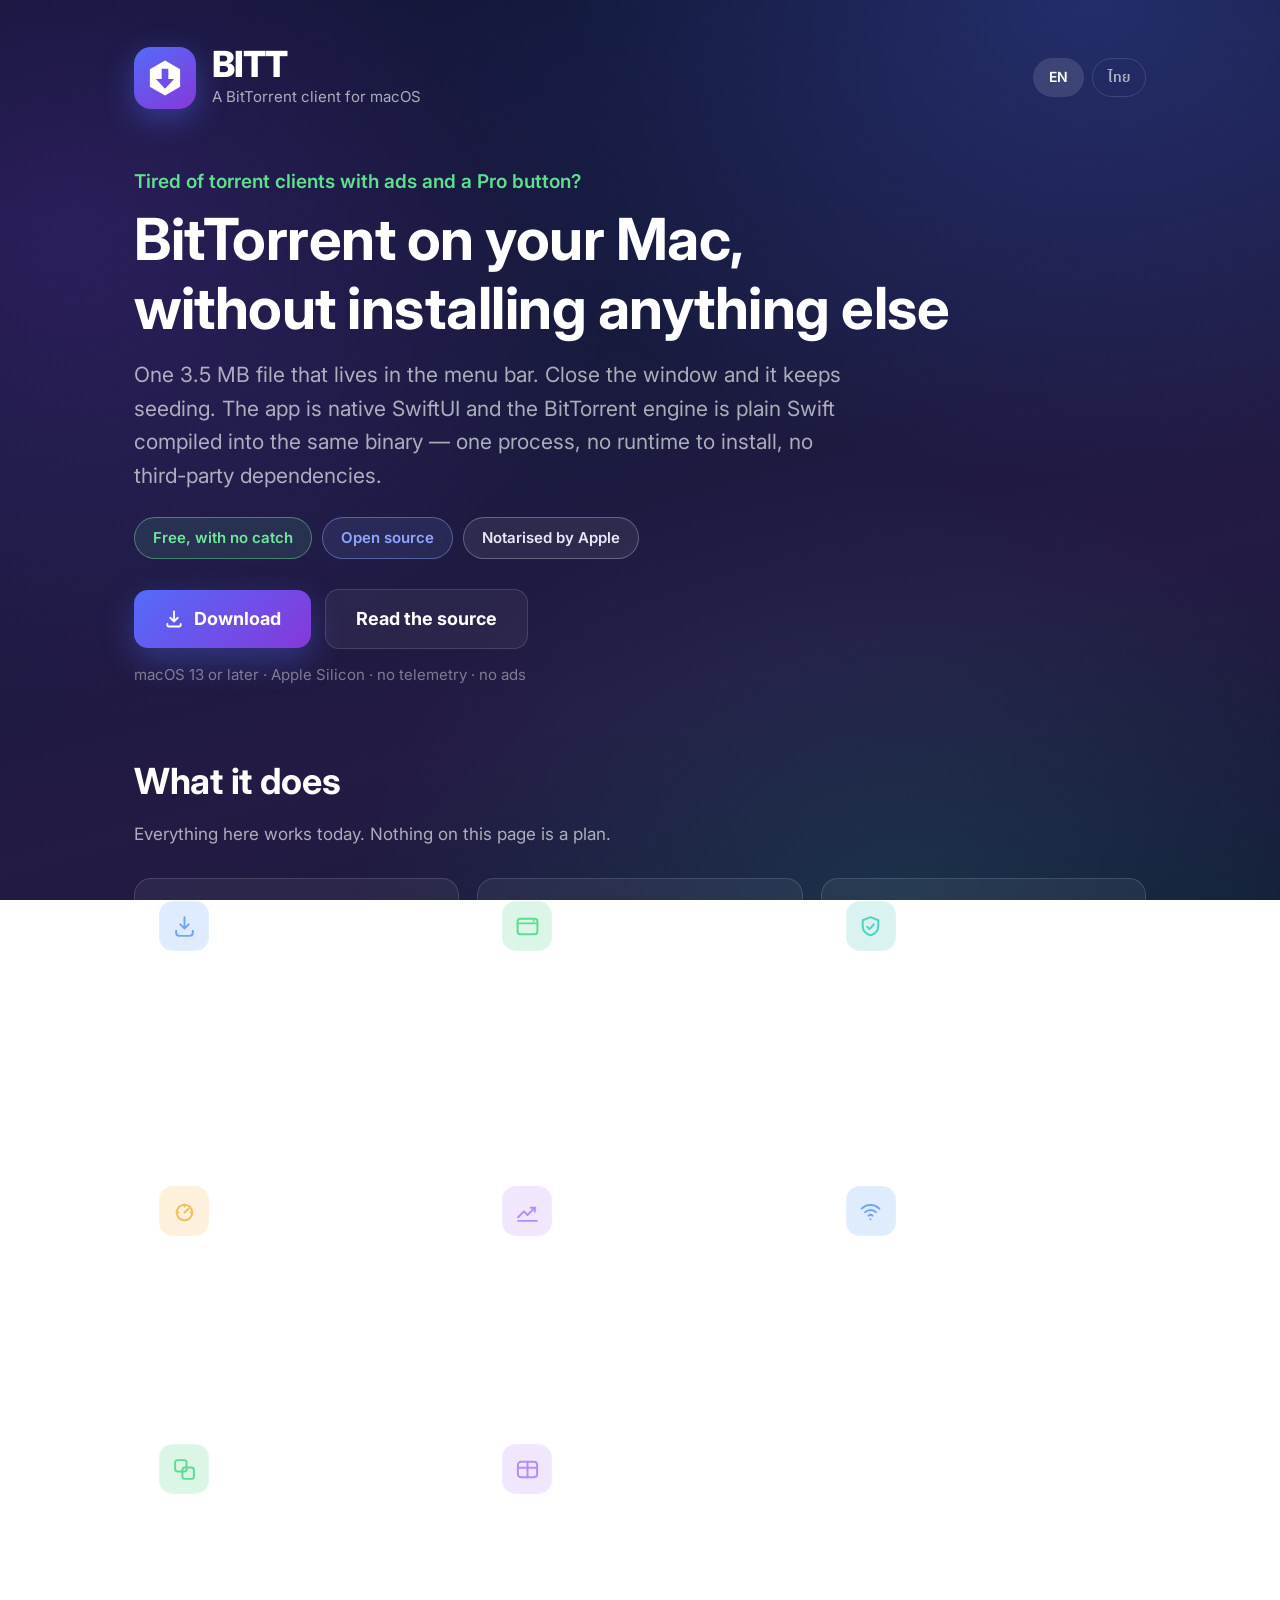
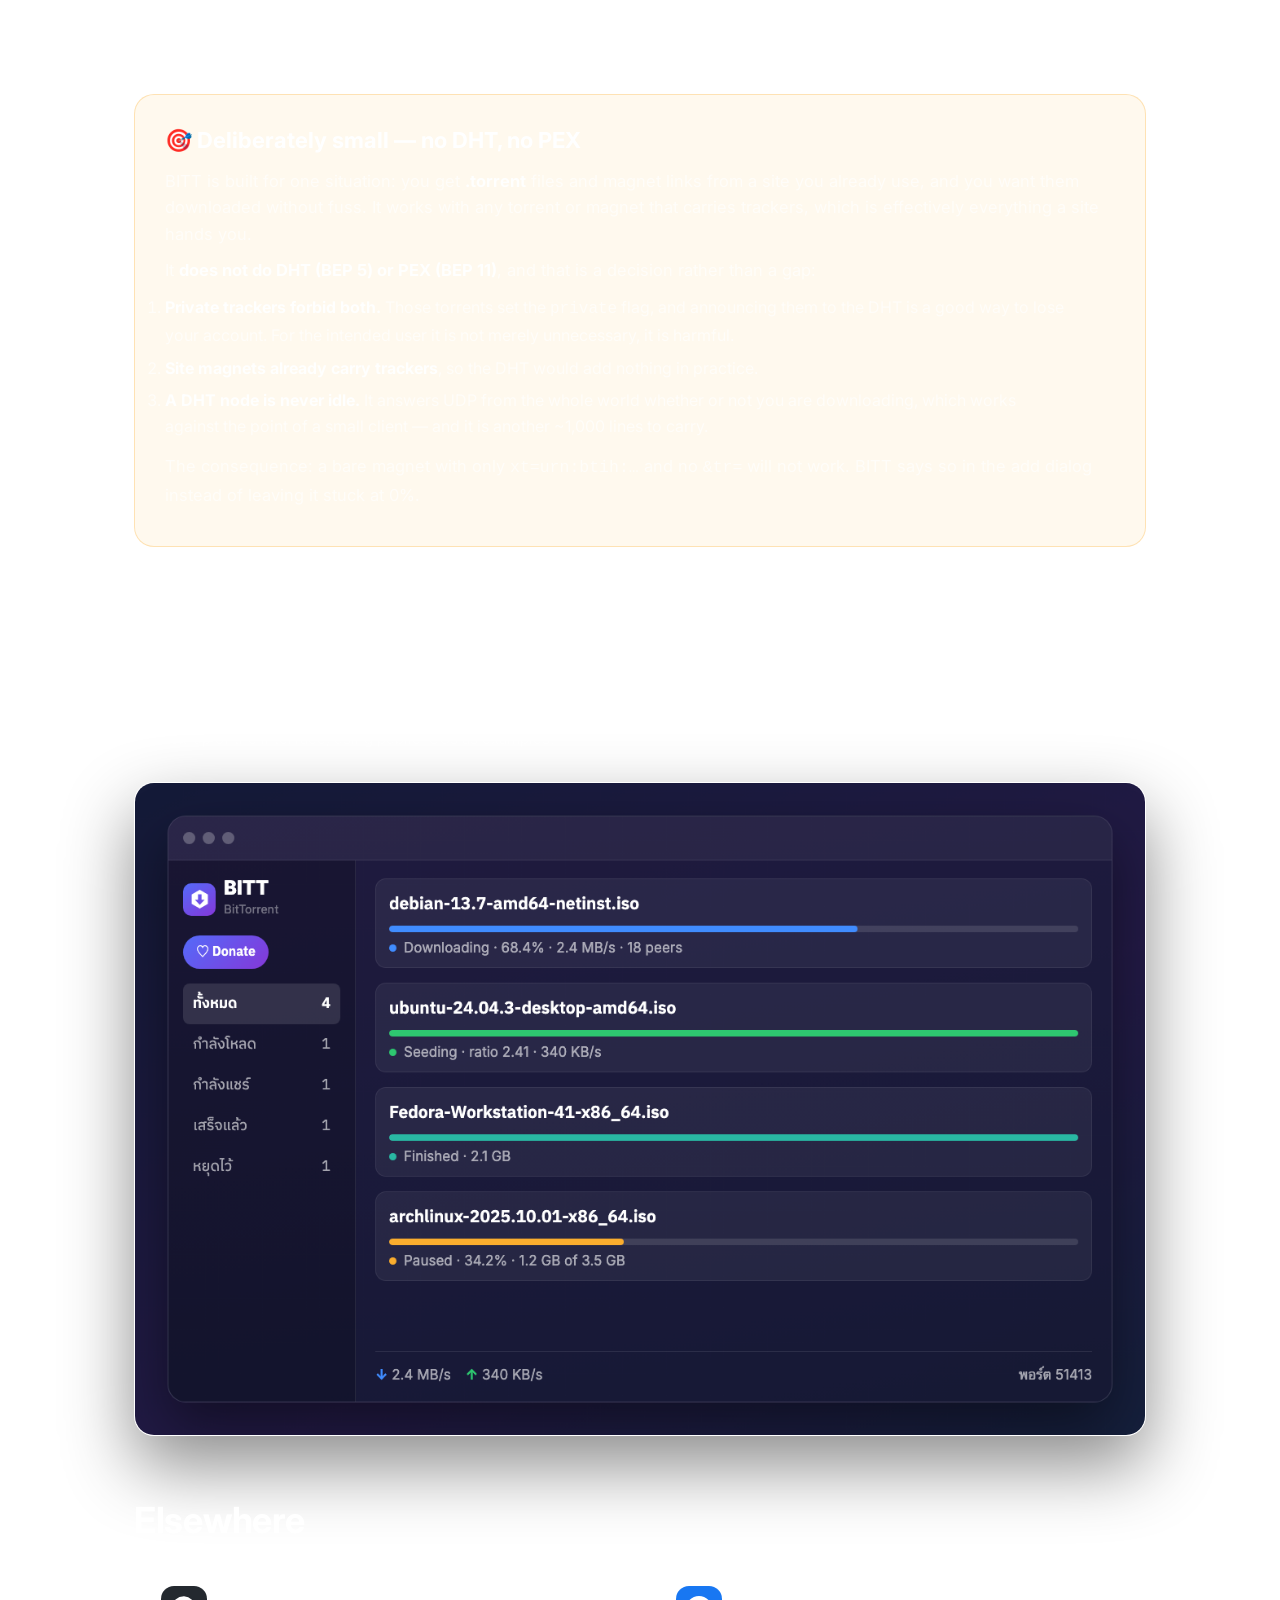
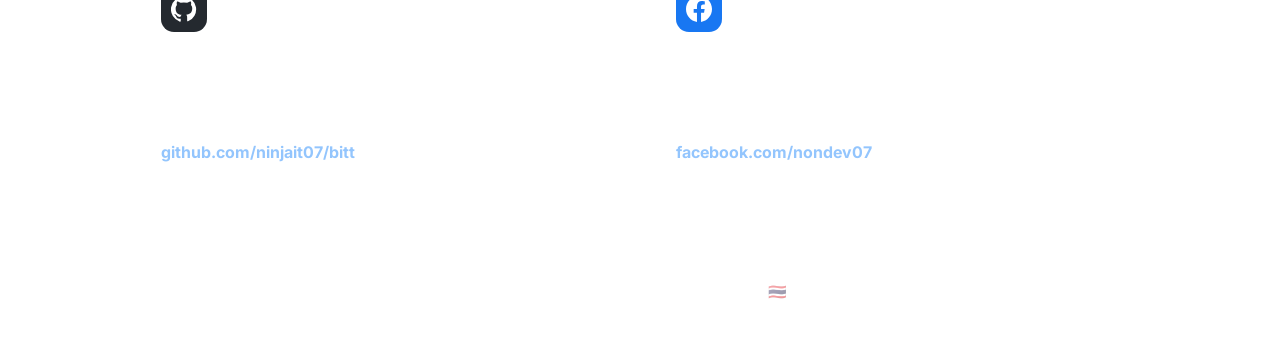
<file: docs/index.html>
<!doctype html>
<html lang="en">
<head>
<meta charset="utf-8">
<meta name="viewport" content="width=device-width,initial-scale=1">
<title>BITT — a small BitTorrent client for macOS</title>
<meta name="description" content="BITT is a 3.5 MB BitTorrent client that lives in the macOS menu bar. Written in plain Swift with no third-party dependencies. Free, open source, and notarised by Apple.">
<meta property="og:title" content="BITT — a small BitTorrent client for macOS">
<meta property="og:description" content="One 3.5 MB file that lives in the menu bar. Free, open source, notarised by Apple.">
<meta property="og:type" content="website">
<meta property="og:url" content="https://ninjait07.github.io/bitt/">
<meta property="og:image" content="https://ninjait07.github.io/bitt/onepage-th.png">
<meta name="twitter:card" content="summary_large_image">
<link rel="alternate" hreflang="th" href="https://ninjait07.github.io/bitt/th/">
<link rel="alternate" hreflang="en" href="https://ninjait07.github.io/bitt/">
<link rel="preconnect" href="https://fonts.googleapis.com">
<link rel="preconnect" href="https://fonts.gstatic.com" crossorigin>
<link href="https://fonts.googleapis.com/css2?family=IBM+Plex+Sans+Thai:wght@400;500;600;700&family=Inter:wght@400;500;600;700;800&display=swap" rel="stylesheet">
<link rel="stylesheet" href="style.css">
<link rel="icon" href="data:image/svg+xml,<svg xmlns='http://www.w3.org/2000/svg' viewBox='0 0 100 100'><rect width='100' height='100' rx='22' fill='%236a51ea'/><path fill='%23fff' fill-rule='evenodd' d='M50 14 L18 32 L18 68 L50 86 L82 68 L82 32 Z M43 31 L57 31 L57 52 L69 52 L50 72 L31 52 L43 52 Z'/></svg>">
<style>
  body{font-family:'Inter','IBM Plex Sans Thai',-apple-system,BlinkMacSystemFont,sans-serif}
  .langs{display:flex;gap:8px;margin-left:auto}
  .lang{padding:7px 15px;border-radius:999px;font-size:14px;font-weight:600;text-decoration:none;
        border:1.5px solid var(--line);color:var(--dim)}
  .lang.on{background:rgba(255,255,255,.12);color:#fff;border-color:transparent}
  .lang:hover{color:#fff}
  .brand{width:100%}
</style>
</head>
<body>

<div class="wrap">
  <header>
    <div class="brand">
      <div class="mark"><svg viewBox="0 0 100 100"><path fill="#fff" fill-rule="evenodd"
        d="M50 4 L10.2 27 L10.2 73 L50 96 L89.8 73 L89.8 27 Z
           M41.26 25.6 L58.74 25.6 L58.74 52.53 L73.92 52.53 L50 78.06 L26.08 52.53 L41.26 52.53 Z"/></svg></div>
      <div>
        <div class="wordmark">BITT</div>
        <div class="sub">A BitTorrent client for macOS</div>
      </div>
      <div class="langs">
        <a class="lang on" href="./">EN</a>
        <a class="lang" href="th/">ไทย</a>
      </div>
    </div>
  </header>

  <div class="hero">
    <div class="eyebrow">Tired of torrent clients with ads and a Pro button?</div>
    <h1>BitTorrent on your Mac,<br>without installing anything else</h1>
    <p class="lede">One 3.5 MB file that lives in the menu bar. Close the window and it keeps seeding.
    The app is native SwiftUI and the BitTorrent engine is plain Swift compiled into the same
    binary — one process, no runtime to install, no third-party dependencies.</p>

    <div class="pills">
      <span class="pill p1">Free, with no catch</span>
      <span class="pill p2">Open source</span>
      <span class="pill p3">Notarised by Apple</span>
    </div>

    <div class="actions">
      <a class="btn btn-main" href="https://github.com/ninjait07/bitt/releases/latest">
        <svg width="20" height="20" viewBox="0 0 24 24" fill="none" stroke="currentColor" stroke-width="2.2" stroke-linecap="round" stroke-linejoin="round"><path d="M12 3v12m0 0l-4.5-4.5M12 15l4.5-4.5"/><path d="M4 18v1.5A1.5 1.5 0 0 0 5.5 21h13a1.5 1.5 0 0 0 1.5-1.5V18"/></svg>
        Download
      </a>
      <a class="btn btn-ghost" href="https://github.com/ninjait07/bitt">Read the source</a>
    </div>
    <div class="req">macOS 13 or later · Apple Silicon · no telemetry · no ads</div>
  </div>

  <section>
    <h2>What it does</h2>
    <p class="sectionlede">Everything here works today. Nothing on this page is a plan.</p>
    <div class="grid">
      <div class="feat">
        <div class="ico" style="background:rgba(64,140,255,.17);color:#6ba6ff"><svg viewBox="0 0 24 24"><path d="M12 3v11m0 0l-4-4m4 4l4-4"/><path d="M4 16v2a3 3 0 0 0 3 3h10a3 3 0 0 0 3-3v-2"/></svg></div>
        <div><h3>Torrents, magnets and URLs</h3><p>Double-click a <code>.torrent</code>, paste a magnet link, or give it an <code>http(s)</code> URL that serves one. For a magnet it fetches the file list from peers before anything else happens.</p></div>
      </div>
      <div class="feat">
        <div class="ico" style="background:rgba(46,199,112,.17);color:#5fdc93"><svg viewBox="0 0 24 24"><rect x="2.5" y="4.5" width="19" height="15" rx="2.6"/><path d="M2.5 9h19"/><circle cx="18" cy="6.7" r="1" fill="currentColor" stroke="none"/></svg></div>
        <div><h3>Lives in the menu bar</h3><p>Close the window and it carries on seeding in the background. The menu bar icon shows the rates without you opening anything.</p></div>
      </div>
      <div class="feat">
        <div class="ico" style="background:rgba(41,184,163,.17);color:#4fd4c2"><svg viewBox="0 0 24 24"><path d="M12 3l7.5 3v5.6c0 4.3-3.1 7.6-7.5 8.9-4.4-1.3-7.5-4.6-7.5-8.9V6L12 3z"/><path d="M8.8 12.2l2.3 2.3 4.1-4.6"/></svg></div>
        <div><h3>SHA-1 on every piece</h3><p>Checked before it reaches the disk, and bad data is refetched. It resumes by hash-checking what is already there, so there is no separate state file to corrupt.</p></div>
      </div>
      <div class="feat">
        <div class="ico" style="background:rgba(250,173,46,.17);color:#f5bd5c"><svg viewBox="0 0 24 24"><circle cx="12" cy="13" r="7.5"/><path d="M12 13l4-3.6"/><path d="M4.5 13h1.6M17.9 13h1.6M12 5.5v1.6"/></svg></div>
        <div><h3>Speed limits that hold</h3><p>Upload and download ceilings, shared across every torrent at once, so a download does not take the house off the internet.</p></div>
      </div>
      <div class="feat">
        <div class="ico" style="background:rgba(163,107,250,.17);color:#b48dfb"><svg viewBox="0 0 24 24"><path d="M3 17.5l5.6-5.6 3.4 3.4 7-7"/><path d="M15 8.3h4v4"/><path d="M3 21h18"/></svg></div>
        <div><h3>A ratio that survives restarts</h3><p>Cumulative shared bytes counted across runs, which is the number a tracker actually reflects — not a figure that resets every time you quit.</p></div>
      </div>
      <div class="feat">
        <div class="ico" style="background:rgba(64,140,255,.17);color:#6ba6ff"><svg viewBox="0 0 24 24"><path d="M3.5 9.2a12 12 0 0 1 17 0"/><path d="M6.8 12.6a7.4 7.4 0 0 1 10.4 0"/><path d="M10.1 16a2.8 2.8 0 0 1 3.8 0"/><circle cx="12" cy="19.4" r="1" fill="currentColor" stroke="none"/></svg></div>
        <div><h3>Asks the router for the port</h3><p>NAT-PMP first, then UPnP IGD. When neither works it says so plainly rather than showing a green light it has not earned.</p></div>
      </div>
      <div class="feat">
        <div class="ico" style="background:rgba(46,199,112,.17);color:#5fdc93"><svg viewBox="0 0 24 24"><rect x="3" y="3" width="11" height="11" rx="2.4"/><rect x="10" y="10" width="11" height="11" rx="2.4"/></svg></div>
        <div><h3>3.5 MB, and that is the whole thing</h3><p>No Java, no Electron, no runtime, no third-party dependencies. Drag it to Applications and the install is done.</p></div>
      </div>
      <div class="feat">
        <div class="ico" style="background:rgba(163,107,250,.17);color:#b48dfb"><svg viewBox="0 0 24 24"><rect x="2.8" y="4.5" width="18.4" height="15" rx="3"/><path d="M12 4.5v15"/><path d="M2.8 10.4h18.4"/></svg></div>
        <div><h3>Liquid Glass on macOS 26</h3><p>On floating surfaces, with the older materials below that. It degrades rather than breaking.</p></div>
      </div>
    </div>
  </section>

  <section style="padding-top:0">
    <div class="note">
      <h3>🎯 Deliberately small — no DHT, no PEX</h3>
      <p>BITT is built for one situation: you get <b>.torrent</b> files and magnet links from a site you already use, and you want them downloaded without fuss. It works with any torrent or magnet that carries trackers, which is effectively everything a site hands you.</p>
      <p>It <b>does not do DHT (BEP 5) or PEX (BEP 11)</b>, and that is a decision rather than a gap:</p>
      <ol>
        <li><b>Private trackers forbid both.</b> Those torrents set the <code>private</code> flag, and announcing them to the DHT is a good way to lose your account. For the intended user it is not merely unnecessary, it is harmful.</li>
        <li><b>Site magnets already carry trackers</b>, so the DHT would add nothing in practice.</li>
        <li><b>A DHT node is never idle.</b> It answers UDP from the whole world whether or not you are downloading, which works against the point of a small client — and it is another ~1,000 lines to carry.</li>
      </ol>
      <p style="margin-top:14px">The consequence: a bare magnet with only <code>xt=urn:btih:…</code> and no <code>&amp;tr=</code> will not work. BITT says so in the add dialog instead of leaving it stuck at 0%.</p>
    </div>
  </section>

  <section style="padding-top:0">
    <h2>What it looks like</h2>
    <p class="sectionlede">The list on the left, status colours used consistently throughout — green is seeding, blue is downloading, amber is paused.
    <br><span style="color:var(--dimmer);font-size:15px">A mock-up of the interface, using public ISOs as examples.</span></p>
    <img class="shot" src="app-mock.png" alt="The BITT window, showing four torrents">
  </section>

  <section style="padding-top:0">
    <h2>Elsewhere</h2>
    <div class="cards">
      <a class="card" href="https://github.com/ninjait07/bitt">
        <div class="cardico" style="background:#24292f"><svg viewBox="0 0 24 24"><path d="M12 .3a12 12 0 0 0-3.8 23.4c.6.1.8-.3.8-.6v-2.2c-3.3.7-4-1.6-4-1.6-.6-1.4-1.4-1.8-1.4-1.8-1.1-.7.1-.7.1-.7 1.2.1 1.8 1.2 1.8 1.2 1.1 1.8 2.8 1.3 3.5 1 .1-.8.4-1.3.8-1.6-2.7-.3-5.5-1.3-5.5-5.9 0-1.3.5-2.4 1.2-3.2-.1-.3-.5-1.5.1-3.2 0 0 1-.3 3.3 1.2a11.5 11.5 0 0 1 6 0C17.3 4.7 18.3 5 18.3 5c.6 1.7.2 2.9.1 3.2.8.8 1.2 1.9 1.2 3.2 0 4.6-2.8 5.6-5.5 5.9.4.4.8 1.1.8 2.2v3.3c0 .3.2.7.8.6A12 12 0 0 0 12 .3z"/></svg></div>
        <h3>The source</h3>
        <p>Every line of it, both the app and the BitTorrent engine underneath. A star is welcome if it was useful to you.</p>
        <span class="handle">github.com/ninjait07/bitt</span>
      </a>
      <a class="card" href="https://www.facebook.com/nondev07">
        <div class="cardico" style="background:#1877F2"><svg viewBox="0 0 24 24"><path d="M24 12.07C24 5.4 18.63 0 12 0S0 5.4 0 12.07C0 18.1 4.39 23.1 10.13 24v-8.44H7.08v-3.49h3.05V9.41c0-3.02 1.79-4.69 4.53-4.69 1.31 0 2.68.24 2.68.24v2.97h-1.51c-1.49 0-1.95.93-1.95 1.88v2.26h3.32l-.53 3.49h-2.79V24C19.61 23.1 24 18.1 24 12.07z"/></svg></div>
        <h3>Follow along</h3>
        <p>Updates get posted here first. If something breaks or you want a feature, this is the quickest way to reach me.</p>
        <span class="handle">facebook.com/nondev07</span>
      </a>
    </div>
  </section>

  <footer>
    <p>BITT — free and open source · Crafted by <a href="https://github.com/ninjait07">Ninjait07</a> 🇹🇭 · <a href="th/">อ่านภาษาไทย</a></p>
  </footer>
</div>

</body>
</html>
</file>
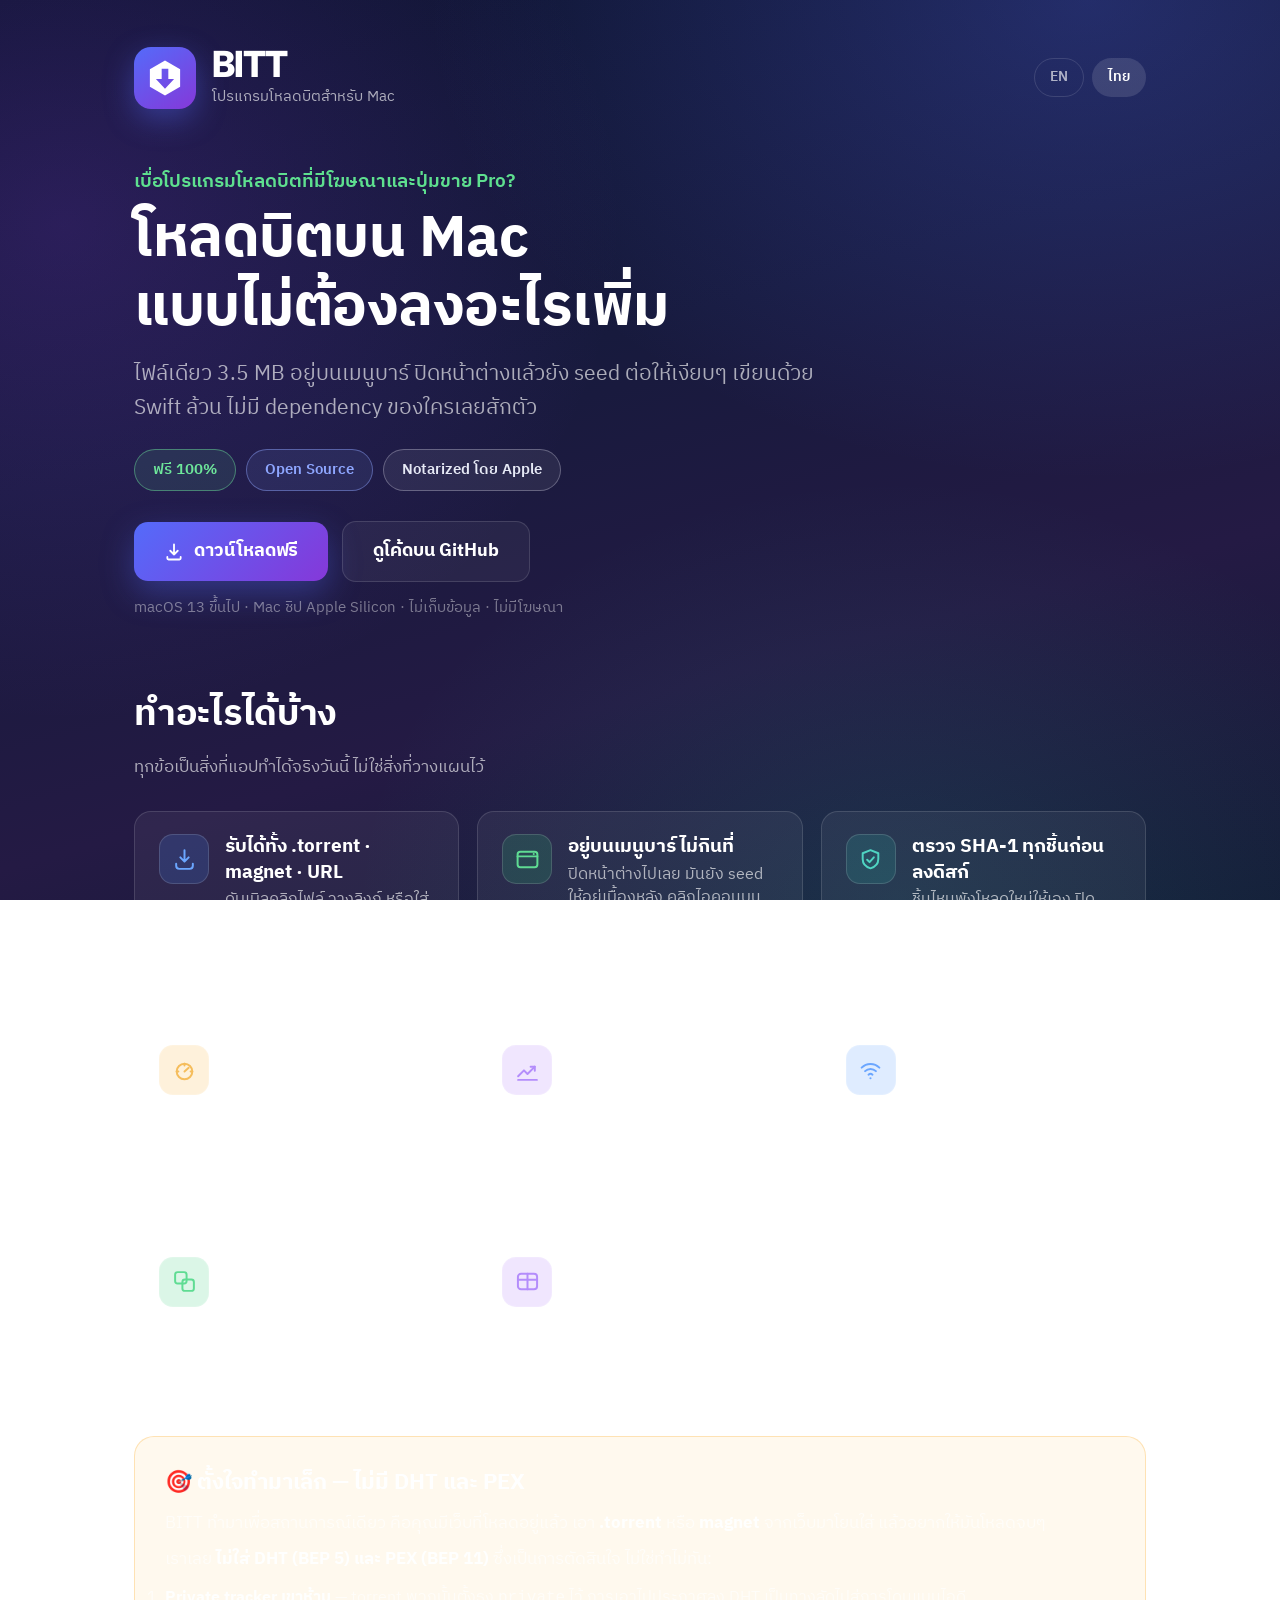
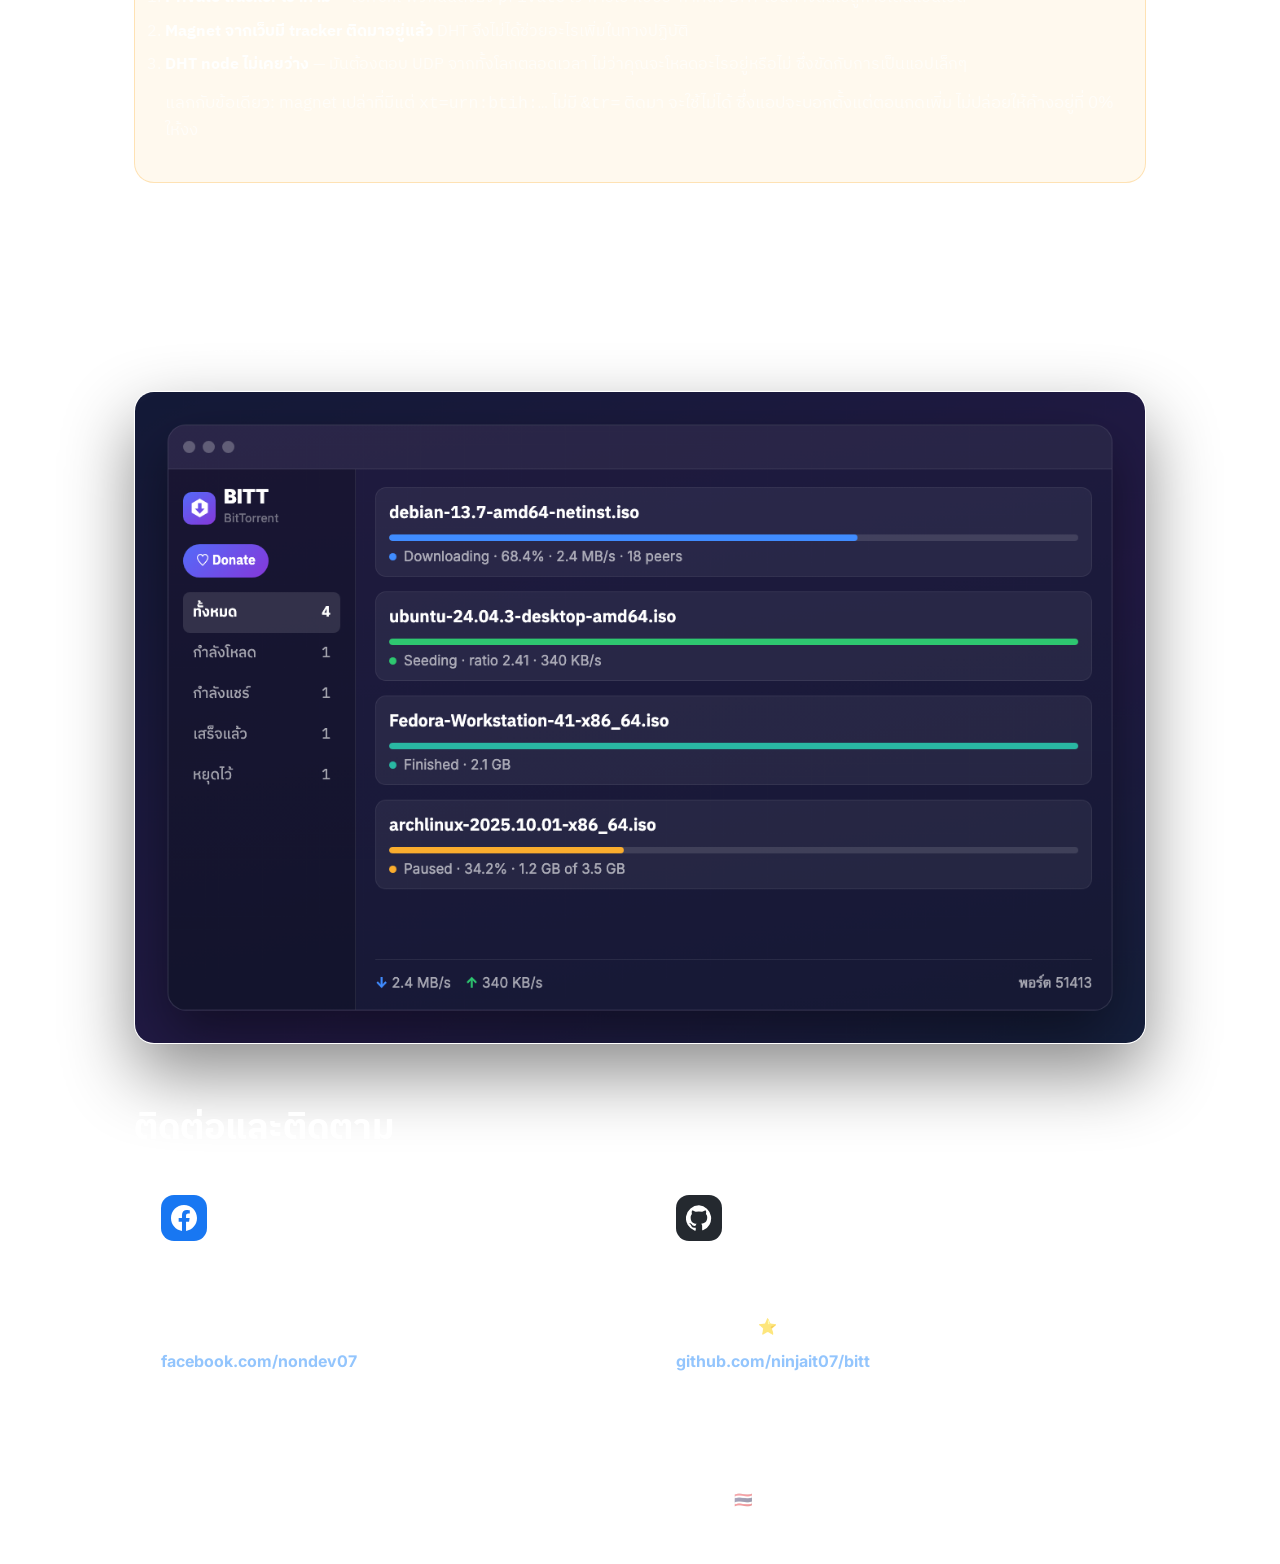
<file: docs/th/index.html>
<!doctype html>
<html lang="th">
<head>
<meta charset="utf-8">
<meta name="viewport" content="width=device-width,initial-scale=1">
<title>BITT — โปรแกรมโหลดบิตสำหรับ Mac</title>
<meta name="description" content="BITT เป็นโปรแกรมโหลดบิตบนเมนูบาร์สำหรับ Mac ขนาด 3.5 MB เขียนด้วย Swift ล้วน ฟรีและโอเพนซอร์ส เซ็นและ notarize โดย Apple">
<meta property="og:title" content="BITT — โปรแกรมโหลดบิตสำหรับ Mac">
<meta property="og:description" content="ไฟล์เดียว 3.5 MB อยู่บนเมนูบาร์ ฟรี โอเพนซอร์ส notarize โดย Apple">
<meta property="og:type" content="website">
<meta property="og:url" content="https://ninjait07.github.io/bitt/th/">
<meta property="og:image" content="https://ninjait07.github.io/bitt/onepage-th.png">
<meta name="twitter:card" content="summary_large_image">
<link rel="alternate" hreflang="en" href="https://ninjait07.github.io/bitt/">
<link rel="alternate" hreflang="th" href="https://ninjait07.github.io/bitt/th/">
<link rel="preconnect" href="https://fonts.googleapis.com">
<link rel="preconnect" href="https://fonts.gstatic.com" crossorigin>
<link href="https://fonts.googleapis.com/css2?family=IBM+Plex+Sans+Thai:wght@400;500;600;700&family=Inter:wght@400;500;600;700;800&display=swap" rel="stylesheet">
<link rel="stylesheet" href="../style.css">
<link rel="icon" href="data:image/svg+xml,<svg xmlns='http://www.w3.org/2000/svg' viewBox='0 0 100 100'><rect width='100' height='100' rx='22' fill='%236a51ea'/><path fill='%23fff' fill-rule='evenodd' d='M50 14 L18 32 L18 68 L50 86 L82 68 L82 32 Z M43 31 L57 31 L57 52 L69 52 L50 72 L31 52 L43 52 Z'/></svg>">
<style>
  .langs{display:flex;gap:8px;margin-left:auto}
  .lang{padding:7px 15px;border-radius:999px;font-size:14px;font-weight:600;text-decoration:none;
        border:1.5px solid var(--line);color:var(--dim)}
  .lang.on{background:rgba(255,255,255,.12);color:#fff;border-color:transparent}
  .lang:hover{color:#fff}
  .brand{width:100%}
</style>
</head>
<body>

<div class="wrap">
  <header>
    <div class="brand">
      <div class="mark"><svg viewBox="0 0 100 100"><path fill="#fff" fill-rule="evenodd"
        d="M50 4 L10.2 27 L10.2 73 L50 96 L89.8 73 L89.8 27 Z
           M41.26 25.6 L58.74 25.6 L58.74 52.53 L73.92 52.53 L50 78.06 L26.08 52.53 L41.26 52.53 Z"/></svg></div>
      <div>
        <div class="wordmark">BITT</div>
        <div class="sub">โปรแกรมโหลดบิตสำหรับ Mac</div>
      </div>
      <div class="langs">
        <a class="lang" href="../">EN</a>
        <a class="lang on" href="./">ไทย</a>
      </div>
    </div>
  </header>

  <div class="hero">
    <div class="eyebrow">เบื่อโปรแกรมโหลดบิตที่มีโฆษณาและปุ่มขาย Pro?</div>
    <h1>โหลดบิตบน Mac<br>แบบไม่ต้องลงอะไรเพิ่ม</h1>
    <p class="lede">ไฟล์เดียว 3.5 MB อยู่บนเมนูบาร์ ปิดหน้าต่างแล้วยัง seed ต่อให้เงียบๆ
    เขียนด้วย Swift ล้วน ไม่มี dependency ของใครเลยสักตัว</p>

    <div class="pills">
      <span class="pill p1">ฟรี 100%</span>
      <span class="pill p2">Open Source</span>
      <span class="pill p3">Notarized โดย Apple</span>
    </div>

    <div class="actions">
      <a class="btn btn-main" href="https://github.com/ninjait07/bitt/releases/latest">
        <svg width="20" height="20" viewBox="0 0 24 24" fill="none" stroke="currentColor" stroke-width="2.2" stroke-linecap="round" stroke-linejoin="round"><path d="M12 3v12m0 0l-4.5-4.5M12 15l4.5-4.5"/><path d="M4 18v1.5A1.5 1.5 0 0 0 5.5 21h13a1.5 1.5 0 0 0 1.5-1.5V18"/></svg>
        ดาวน์โหลดฟรี
      </a>
      <a class="btn btn-ghost" href="https://github.com/ninjait07/bitt">ดูโค้ดบน GitHub</a>
    </div>
    <div class="req">macOS 13 ขึ้นไป · Mac ชิป Apple Silicon · ไม่เก็บข้อมูล · ไม่มีโฆษณา</div>
  </div>

  <section>
    <h2>ทำอะไรได้บ้าง</h2>
    <p class="sectionlede">ทุกข้อเป็นสิ่งที่แอปทำได้จริงวันนี้ ไม่ใช่สิ่งที่วางแผนไว้</p>
    <div class="grid">
      <div class="feat">
        <div class="ico" style="background:rgba(64,140,255,.17);color:#6ba6ff"><svg viewBox="0 0 24 24"><path d="M12 3v11m0 0l-4-4m4 4l4-4"/><path d="M4 16v2a3 3 0 0 0 3 3h10a3 3 0 0 0 3-3v-2"/></svg></div>
        <div><h3>รับได้ทั้ง .torrent · magnet · URL</h3><p>ดับเบิลคลิกไฟล์ วางลิงก์ หรือใส่ URL ที่ชี้ไปหา .torrent ก็ได้ ถ้าเป็น magnet จะไปถาม peer ว่าข้างในมีไฟล์อะไรบ้าง</p></div>
      </div>
      <div class="feat">
        <div class="ico" style="background:rgba(46,199,112,.17);color:#5fdc93"><svg viewBox="0 0 24 24"><rect x="2.5" y="4.5" width="19" height="15" rx="2.6"/><path d="M2.5 9h19"/><circle cx="18" cy="6.7" r="1" fill="currentColor" stroke="none"/></svg></div>
        <div><h3>อยู่บนเมนูบาร์ ไม่กินที่</h3><p>ปิดหน้าต่างไปเลย มันยัง seed ให้อยู่เบื้องหลัง คลิกไอคอนบนเมนูบาร์ดูสถานะได้ตลอดเวลา</p></div>
      </div>
      <div class="feat">
        <div class="ico" style="background:rgba(41,184,163,.17);color:#4fd4c2"><svg viewBox="0 0 24 24"><path d="M12 3l7.5 3v5.6c0 4.3-3.1 7.6-7.5 8.9-4.4-1.3-7.5-4.6-7.5-8.9V6L12 3z"/><path d="M8.8 12.2l2.3 2.3 4.1-4.6"/></svg></div>
        <div><h3>ตรวจ SHA-1 ทุกชิ้นก่อนลงดิสก์</h3><p>ชิ้นไหนพังโหลดใหม่ให้เอง ปิดแอปแล้วเปิดใหม่ก็ไล่เช็กของเดิมบนดิสก์ต่อได้ ไม่ต้องพึ่งไฟล์สถานะแยก</p></div>
      </div>
      <div class="feat">
        <div class="ico" style="background:rgba(250,173,46,.17);color:#f5bd5c"><svg viewBox="0 0 24 24"><circle cx="12" cy="13" r="7.5"/><path d="M12 13l4-3.6"/><path d="M4.5 13h1.6M17.9 13h1.6M12 5.5v1.6"/></svg></div>
        <div><h3>จำกัดความเร็วได้ทั้งขึ้นและลง</h3><p>แชร์เพดานร่วมกันทุก torrent จะได้ไม่แย่งเน็ตคนอื่นในบ้าน</p></div>
      </div>
      <div class="feat">
        <div class="ico" style="background:rgba(163,107,250,.17);color:#b48dfb"><svg viewBox="0 0 24 24"><path d="M3 17.5l5.6-5.6 3.4 3.4 7-7"/><path d="M15 8.3h4v4"/><path d="M3 21h18"/></svg></div>
        <div><h3>Ratio สะสมข้ามการปิดเปิด</h3><p>นับยอดที่แชร์ออกไปจริงๆ ไม่รีเซ็ตทุกครั้งที่เปิดแอปใหม่ เอาไว้ดูยอดของตัวเองบนเว็บที่ใช้อยู่</p></div>
      </div>
      <div class="feat">
        <div class="ico" style="background:rgba(64,140,255,.17);color:#6ba6ff"><svg viewBox="0 0 24 24"><path d="M3.5 9.2a12 12 0 0 1 17 0"/><path d="M6.8 12.6a7.4 7.4 0 0 1 10.4 0"/><path d="M10.1 16a2.8 2.8 0 0 1 3.8 0"/><circle cx="12" cy="19.4" r="1" fill="currentColor" stroke="none"/></svg></div>
        <div><h3>ขอเปิดพอร์ตให้อัตโนมัติ</h3><p>ลอง NAT-PMP ก่อน ไม่ได้ค่อยลอง UPnP และถ้าเราเตอร์ไม่ยอมก็บอกตรงๆ ไม่ขึ้นไฟเขียวหลอก</p></div>
      </div>
      <div class="feat">
        <div class="ico" style="background:rgba(46,199,112,.17);color:#5fdc93"><svg viewBox="0 0 24 24"><rect x="3" y="3" width="11" height="11" rx="2.4"/><rect x="10" y="10" width="11" height="11" rx="2.4"/></svg></div>
        <div><h3>เล็กจริง 3.5 MB</h3><p>ไม่ต้องลง Java ไม่ต้องลง runtime อะไรทั้งนั้น ลากใส่ Applications จบ</p></div>
      </div>
      <div class="feat">
        <div class="ico" style="background:rgba(163,107,250,.17);color:#b48dfb"><svg viewBox="0 0 24 24"><rect x="2.8" y="4.5" width="18.4" height="15" rx="3"/><path d="M12 4.5v15"/><path d="M2.8 10.4h18.4"/></svg></div>
        <div><h3>Liquid Glass บน macOS 26</h3><p>ต่ำกว่านั้นใช้วัสดุเดิมของระบบ ไม่พังและไม่หน้าตาแปลก</p></div>
      </div>
    </div>
  </section>

  <section style="padding-top:0">
    <div class="note">
      <h3>🎯 ตั้งใจทำมาเล็ก — ไม่มี DHT และ PEX</h3>
      <p>BITT ทำมาเพื่อสถานการณ์เดียว คือคุณมีเว็บที่โหลดอยู่แล้ว เอา <b>.torrent</b> หรือ <b>magnet</b> จากเว็บมาโยนใส่ แล้วอยากให้มันโหลดจบๆ</p>
      <p>เราเลย <b>ไม่ใส่ DHT (BEP 5) และ PEX (BEP 11)</b> ซึ่งเป็นการตัดสินใจ ไม่ใช่ทำไม่ทัน:</p>
      <ol>
        <li><b>Private tracker เขาห้าม</b> — torrent พวกนั้นตั้งธง <code>private</code> ไว้ การเอาไปประกาศลง DHT เป็นทางลัดไปสู่การโดนแบนไอดี</li>
        <li><b>Magnet จากเว็บมี tracker ติดมาอยู่แล้ว</b> DHT จึงไม่ได้ช่วยอะไรเพิ่มในทางปฏิบัติ</li>
        <li><b>DHT node ไม่เคยว่าง</b> — มันต้องตอบ UDP จากทั้งโลกตลอดเวลา ไม่ว่าคุณจะโหลดอะไรอยู่หรือไม่ ซึ่งขัดกับการเป็นแอปเล็กๆ</li>
      </ol>
      <p style="margin-top:14px">แลกกับข้อเดียว: magnet เปล่าที่มีแต่ <code>xt=urn:btih:…</code> ไม่มี <code>&amp;tr=</code> ติดมา จะใช้ไม่ได้ ซึ่งแอปจะบอกตั้งแต่ตอนกดเพิ่ม ไม่ปล่อยให้ค้างอยู่ที่ 0% ให้งง</p>
    </div>
  </section>

  <section style="padding-top:0">
    <h2>หน้าตาเป็นแบบนี้</h2>
    <p class="sectionlede">รายการอยู่ซ้าย สถานะเป็นสีเดียวกันทั้งแอป เขียวคือกำลังแชร์ ฟ้าคือกำลังโหลด ส้มคือหยุดไว้
    <br><span style="color:var(--dimmer);font-size:15px">ภาพจำลองหน้าตาแอป ใช้ ISO สาธารณะเป็นตัวอย่าง</span></p>
    <img class="shot" src="../app-mock.png" alt="ภาพจำลองหน้าตาของ BITT">
  </section>

  <section style="padding-top:0">
    <h2>ติดต่อและติดตาม</h2>
    <div class="cards">
      <a class="card" href="https://www.facebook.com/nondev07">
        <div class="cardico" style="background:#1877F2"><svg viewBox="0 0 24 24"><path d="M24 12.07C24 5.4 18.63 0 12 0S0 5.4 0 12.07C0 18.1 4.39 23.1 10.13 24v-8.44H7.08v-3.49h3.05V9.41c0-3.02 1.79-4.69 4.53-4.69 1.31 0 2.68.24 2.68.24v2.97h-1.51c-1.49 0-1.95.93-1.95 1.88v2.26h3.32l-.53 3.49h-2.79V24C19.61 23.1 24 18.1 24 12.07z"/></svg></div>
        <h3>ติดตามเพจ</h3>
        <p>อัปเดตใหม่ๆ ลงที่นี่ ติดตรงไหนหรืออยากได้อะไรเพิ่ม ทักมาบอกได้เลยครับ</p>
        <span class="handle">facebook.com/nondev07</span>
      </a>
      <a class="card" href="https://github.com/ninjait07/bitt">
        <div class="cardico" style="background:#24292f"><svg viewBox="0 0 24 24"><path d="M12 .3a12 12 0 0 0-3.8 23.4c.6.1.8-.3.8-.6v-2.2c-3.3.7-4-1.6-4-1.6-.6-1.4-1.4-1.8-1.4-1.8-1.1-.7.1-.7.1-.7 1.2.1 1.8 1.2 1.8 1.2 1.1 1.8 2.8 1.3 3.5 1 .1-.8.4-1.3.8-1.6-2.7-.3-5.5-1.3-5.5-5.9 0-1.3.5-2.4 1.2-3.2-.1-.3-.5-1.5.1-3.2 0 0 1-.3 3.3 1.2a11.5 11.5 0 0 1 6 0C17.3 4.7 18.3 5 18.3 5c.6 1.7.2 2.9.1 3.2.8.8 1.2 1.9 1.2 3.2 0 4.6-2.8 5.6-5.5 5.9.4.4.8 1.1.8 2.2v3.3c0 .3.2.7.8.6A12 12 0 0 0 12 .3z"/></svg></div>
        <h3>ดูโค้ดทั้งหมด</h3>
        <p>เปิดดูได้ทุกบรรทัด ทั้งตัวแอปและเอนจิน BitTorrent ที่เขียนเอง ถ้าชอบฝากกด ⭐ ด้วยนะครับ</p>
        <span class="handle">github.com/ninjait07/bitt</span>
      </a>
    </div>
  </section>

  <footer>
    <p>BITT — ฟรีและโอเพนซอร์ส · Crafted by <a href="https://github.com/ninjait07">Ninjait07</a> 🇹🇭 · <a href="../">Read in English</a></p>
  </footer>
</div>

</body>
</html>
</file>
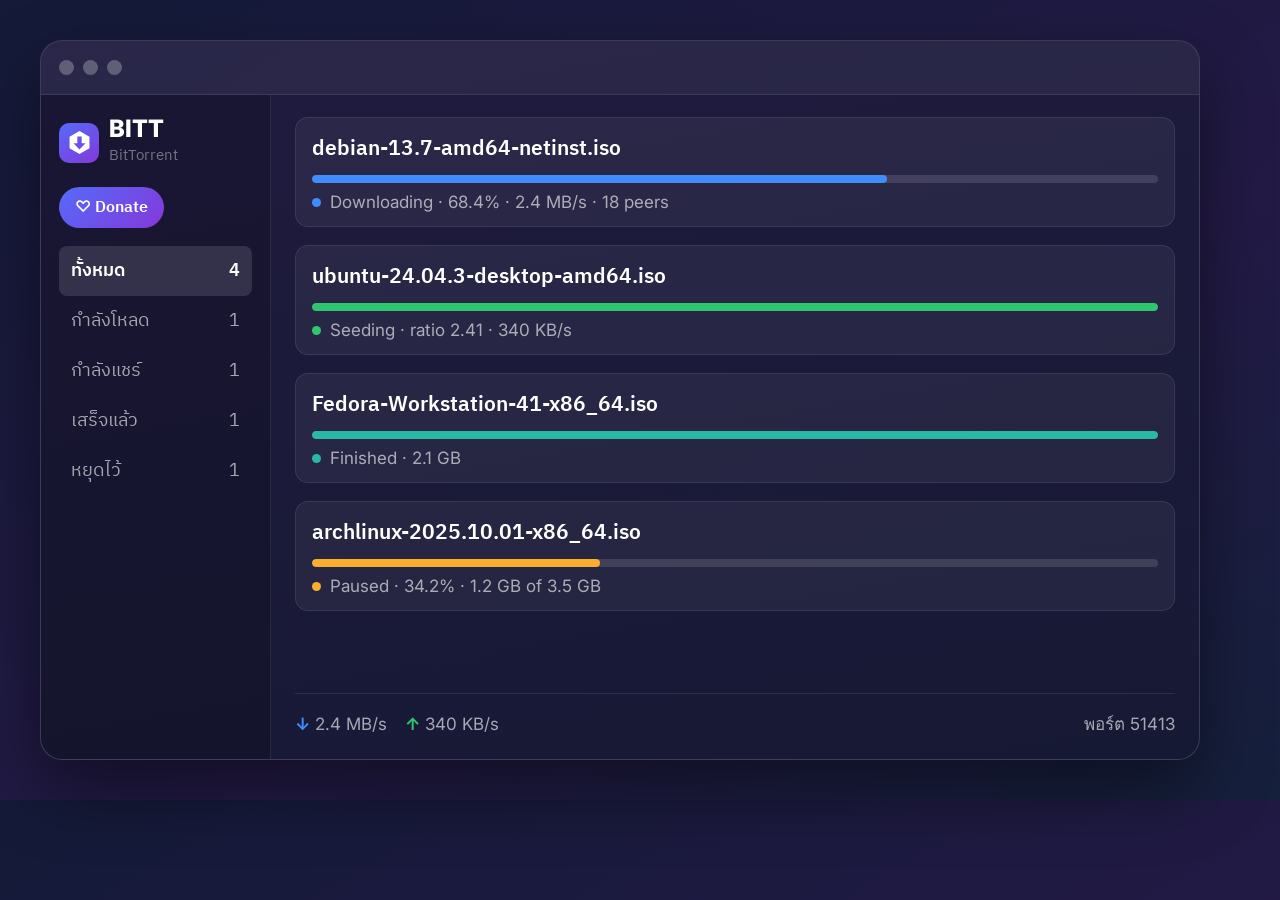
<file: promo/mock.html>
<!doctype html>
<html lang="th"><head><meta charset="utf-8">
<link rel="preconnect" href="https://fonts.googleapis.com">
<link href="https://fonts.googleapis.com/css2?family=IBM+Plex+Sans+Thai:wght@400;500;600;700&family=Inter:wght@400;500;600;700;800&display=swap" rel="stylesheet">
<style>
  :root{
    --brand-a:#546BFA; --brand-b:#8538D9;
    --down:#408CFF; --seed:#2EC770; --pause:#FAAD2E; --done:#29B8A3; --meta:#A36BFA;
    --ink:#ffffff; --dim:rgba(255,255,255,.62); --dimmer:rgba(255,255,255,.40);
  }
  *{margin:0;padding:0;box-sizing:border-box}
  body{
    width:1638px;height:2048px;overflow:hidden;
    font-family:'IBM Plex Sans Thai','Inter',-apple-system,sans-serif;
    color:var(--ink);
    background:
      radial-gradient(1200px 900px at 88% 8%, rgba(84,107,250,.30), transparent 60%),
      radial-gradient(1000px 900px at 10% 30%, rgba(133,56,217,.26), transparent 62%),
      radial-gradient(900px 700px at 70% 95%, rgba(41,184,163,.16), transparent 60%),
      linear-gradient(160deg,#0d1430 0%,#171a3d 38%,#241a44 68%,#141b36 100%);
    padding:62px 74px 34px;display:flex;flex-direction:column;
  }
  .row{display:flex;align-items:center}

  /* ---- header ---- */
  header{display:flex;align-items:center;gap:22px;margin-bottom:40px}
  .mark{width:84px;height:84px;border-radius:21px;background:linear-gradient(145deg,var(--brand-a),var(--brand-b));
        display:flex;align-items:center;justify-content:center;box-shadow:0 14px 40px rgba(84,107,250,.42)}
  .mark svg{width:52px;height:52px}
  .wordmark{font-family:'Inter',sans-serif;font-size:54px;font-weight:800;letter-spacing:-1.5px;line-height:1}
  .sub{font-size:23px;color:var(--dim);margin-top:9px}
  .sub b{color:rgba(255,255,255,.85);font-weight:600}

  /* ---- hero ---- */
  .eyebrow{font-size:29px;font-weight:600;color:#5ee08f;margin-bottom:10px}
  h1{font-size:68px;font-weight:700;line-height:1.14;letter-spacing:-1px;margin-bottom:16px}
  .lede{font-size:27px;color:var(--dim);line-height:1.5;max-width:1180px}
  .pills{display:flex;gap:14px;margin:26px 0 36px}
  .pill{padding:11px 26px;border-radius:999px;font-size:22px;font-weight:600;border:1.5px solid}
  .p1{color:#6ee79b;border-color:rgba(110,231,155,.45);background:rgba(110,231,155,.10)}
  .p2{color:#8ea6ff;border-color:rgba(142,166,255,.45);background:rgba(142,166,255,.10)}
  .p3{color:#e6e9f5;border-color:rgba(230,233,245,.32);background:rgba(255,255,255,.07)}

  /* ---- body ---- */
  .body{display:flex;gap:44px}
  .features{width:812px;display:flex;flex-direction:column;gap:19px}
  .feat{display:flex;gap:20px;align-items:flex-start}
  .ico{width:62px;height:62px;border-radius:17px;flex:none;display:flex;align-items:center;justify-content:center;
       border:1.5px solid rgba(255,255,255,.14)}
  .ico svg{width:31px;height:31px;fill:none;stroke:currentColor;stroke-width:1.9;stroke-linecap:round;stroke-linejoin:round}
  .feat h3{font-size:27px;font-weight:700;line-height:1.28;margin-bottom:3px}
  .feat p{font-size:21px;color:var(--dim);line-height:1.42}

  /* ---- app mock ---- */
  .mockwrap{flex:1;display:flex;flex-direction:column;gap:22px;padding-top:4px}
  .menubar{background:rgba(10,14,32,.82);border:1px solid rgba(255,255,255,.12);border-radius:16px;
           padding:13px 20px;display:flex;align-items:center;gap:16px;font-size:21px;font-weight:600;
           font-family:'Inter',sans-serif}
  .mb-chip{display:flex;align-items:center;gap:8px;color:rgba(255,255,255,.88)}
  .mb-dot{width:11px;height:11px;border-radius:50%}
  .win{background:linear-gradient(170deg,rgba(32,27,64,.96),rgba(22,25,52,.96));
       border:1px solid rgba(255,255,255,.15);border-radius:22px;overflow:hidden;flex:1;
       box-shadow:0 30px 70px rgba(0,0,0,.45);display:flex;flex-direction:column}
  .titlebar{height:46px;display:flex;align-items:center;padding:0 18px;gap:9px;
            border-bottom:1px solid rgba(255,255,255,.09);background:rgba(255,255,255,.05)}
  .tdot{width:13px;height:13px;border-radius:50%;background:rgba(255,255,255,.26)}
  .winbody{display:flex;flex:1}
  .side{width:188px;border-right:1px solid rgba(255,255,255,.09);padding:17px 14px;background:rgba(0,0,0,.18)}
  .brandrow{display:flex;align-items:center;gap:10px;margin-bottom:5px}
  .brandrow .m{width:34px;height:34px;border-radius:10px;background:linear-gradient(145deg,var(--brand-a),var(--brand-b));
               display:flex;align-items:center;justify-content:center}
  .brandrow .m svg{width:21px;height:21px}
  .bname{font-family:'Inter',sans-serif;font-weight:800;font-size:20px;line-height:1}
  .bsub{font-size:13px;color:var(--dimmer);margin-top:2px}
  .donate{margin:14px 0 18px;display:inline-flex;align-items:center;gap:6px;font-size:14px;font-weight:600;
          padding:6px 14px;border-radius:999px;background:linear-gradient(135deg,var(--brand-a),var(--brand-b));color:#fff}
  .filt{font-size:16px;color:var(--dim);padding:8px 10px;border-radius:8px;display:flex;justify-content:space-between}
  .filt.on{background:rgba(255,255,255,.12);color:#fff;font-weight:600}
  .list{flex:1;padding:16px 18px;display:flex;flex-direction:column;gap:15px}
  .item{background:rgba(255,255,255,.055);border:1px solid rgba(255,255,255,.08);border-radius:13px;padding:14px 16px}
  .iname{font-size:18px;font-weight:600;margin-bottom:9px;display:flex;align-items:center;gap:9px}
  .bar{height:7px;border-radius:4px;background:rgba(255,255,255,.12);overflow:hidden;margin-bottom:9px}
  .bar i{display:block;height:100%;border-radius:4px}
  .statusbar{margin-top:auto;padding-top:13px;border-top:1px solid rgba(255,255,255,.09);
             display:flex;gap:18px;align-items:center;font-size:15px;color:var(--dim);
             font-family:'Inter',sans-serif}
  .meta{font-size:15px;color:var(--dim);display:flex;gap:9px;align-items:center;font-family:'Inter',sans-serif}
  .sdot{width:9px;height:9px;border-radius:50%;flex:none}

  /* ---- scope note ---- */
  .note{margin:30px 0 0;background:rgba(255,255,255,.055);border:1px solid rgba(255,255,255,.13);
        border-radius:20px;padding:22px 28px;display:flex;gap:22px;align-items:flex-start}
  .note .ico{width:56px;height:56px;border-radius:15px}
  .note h3{font-size:26px;font-weight:700;margin-bottom:6px}
  .note p{font-size:20px;color:var(--dim);line-height:1.45}

  /* ---- cta ---- */
  .cta{margin-top:22px;background:rgba(255,255,255,.065);border:1px solid rgba(255,255,255,.15);
       border-radius:24px;padding:26px 34px;display:flex;align-items:center;gap:30px}
  .cta h2{font-size:40px;font-weight:700;line-height:1.1;margin-bottom:8px}
  .url{font-family:'Inter',sans-serif;font-size:30px;font-weight:700;color:#8ea6ff;letter-spacing:-.4px}
  .req{font-size:19px;color:var(--dimmer);margin-top:8px}
  .qr{width:142px;height:142px;border-radius:15px;background:#fff;padding:9px;flex:none}
  .qr img{width:100%;height:100%;display:block}
  .qrlabel{font-size:17px;color:var(--dim);text-align:center;margin-top:8px}

  .fb{margin-top:18px;background:linear-gradient(100deg,rgba(24,119,242,.26),rgba(24,119,242,.10));
      border:1px solid rgba(96,165,250,.45);border-radius:20px;padding:20px 30px;display:flex;align-items:center;gap:22px}
  .fbico{width:58px;height:58px;border-radius:15px;background:#1877F2;display:flex;align-items:center;justify-content:center;flex:none}
  .fbico svg{width:32px;height:32px;fill:#fff}
  .fb h3{font-size:25px;font-weight:700;margin-bottom:3px}
  .fb .handle{font-family:'Inter',sans-serif;font-size:24px;font-weight:700;color:#93c5fd}
  .fb p{font-size:19px;color:var(--dim);margin-top:3px}
  .fbqr{width:96px;height:96px;background:#fff;border-radius:14px;padding:7px;margin-left:auto;flex:none}
  .fbqr img{width:100%;height:100%;display:block}

  footer{margin-top:18px;text-align:center;font-size:18px;color:var(--dimmer);font-family:'Inter',sans-serif}
</style>
<style>
  body{width:1240px;height:800px;padding:40px;display:block;
       background:linear-gradient(150deg,#141a38,#231a46 60%,#15203c)}
  .win{height:720px;flex:none}
  .list{padding:22px 24px;gap:18px}
  .iname{font-size:21px} .meta{font-size:17px} .bar{height:8px}
  .side{width:230px;padding:22px 18px}
  .bname{font-size:24px} .bsub{font-size:15px} .filt{font-size:18px;padding:10px 12px}
  .brandrow .m{width:40px;height:40px} .brandrow .m svg{width:25px;height:25px}
  .donate{font-size:16px;padding:7px 16px} .statusbar{font-size:17px;padding-top:16px}
  .titlebar{height:54px} .tdot{width:15px;height:15px}
</style></head><body>
    <div class="win">
      <div class="titlebar"><div class="tdot"></div><div class="tdot"></div><div class="tdot"></div></div>
      <div class="winbody">
        <div class="side">
          <div class="brandrow">
            <div class="m"><svg viewBox="0 0 100 100"><path fill="#fff" fill-rule="evenodd"
              d="M50 4 L10.2 27 L10.2 73 L50 96 L89.8 73 L89.8 27 Z
                 M41.26 25.6 L58.74 25.6 L58.74 52.53 L73.92 52.53 L50 78.06 L26.08 52.53 L41.26 52.53 Z"/></svg></div>
            <div><div class="bname">BITT</div><div class="bsub">BitTorrent</div></div>
          </div>
          <div class="donate">♡ Donate</div>
          <div class="filt on">ทั้งหมด <span>4</span></div>
          <div class="filt">กำลังโหลด <span>1</span></div>
          <div class="filt">กำลังแชร์ <span>1</span></div>
          <div class="filt">เสร็จแล้ว <span>1</span></div>
          <div class="filt">หยุดไว้ <span>1</span></div>
        </div>
        <div class="list">
          <div class="item">
            <div class="iname">debian-13.7-amd64-netinst.iso</div>
            <div class="bar"><i style="width:68%;background:var(--down)"></i></div>
            <div class="meta"><span class="sdot" style="background:var(--down)"></span>Downloading · 68.4% · 2.4 MB/s · 18 peers</div>
          </div>
          <div class="item">
            <div class="iname">ubuntu-24.04.3-desktop-amd64.iso</div>
            <div class="bar"><i style="width:100%;background:var(--seed)"></i></div>
            <div class="meta"><span class="sdot" style="background:var(--seed)"></span>Seeding · ratio 2.41 · 340 KB/s</div>
          </div>
          <div class="item">
            <div class="iname">Fedora-Workstation-41-x86_64.iso</div>
            <div class="bar"><i style="width:100%;background:var(--done)"></i></div>
            <div class="meta"><span class="sdot" style="background:var(--done)"></span>Finished · 2.1 GB</div>
          </div>
          <div class="item">
            <div class="iname">archlinux-2025.10.01-x86_64.iso</div>
            <div class="bar"><i style="width:34%;background:var(--pause)"></i></div>
            <div class="meta"><span class="sdot" style="background:var(--pause)"></span>Paused · 34.2% · 1.2 GB of 3.5 GB</div>
          </div>
          <div class="statusbar">
            <span><b style="color:var(--down)">↓</b> 2.4 MB/s</span>
            <span><b style="color:var(--seed)">↑</b> 340 KB/s</span>
            <span style="margin-left:auto">พอร์ต 51413</span>
          </div>
        </div>
      </div>
    </div>
  </div>
</body></html>
</file>
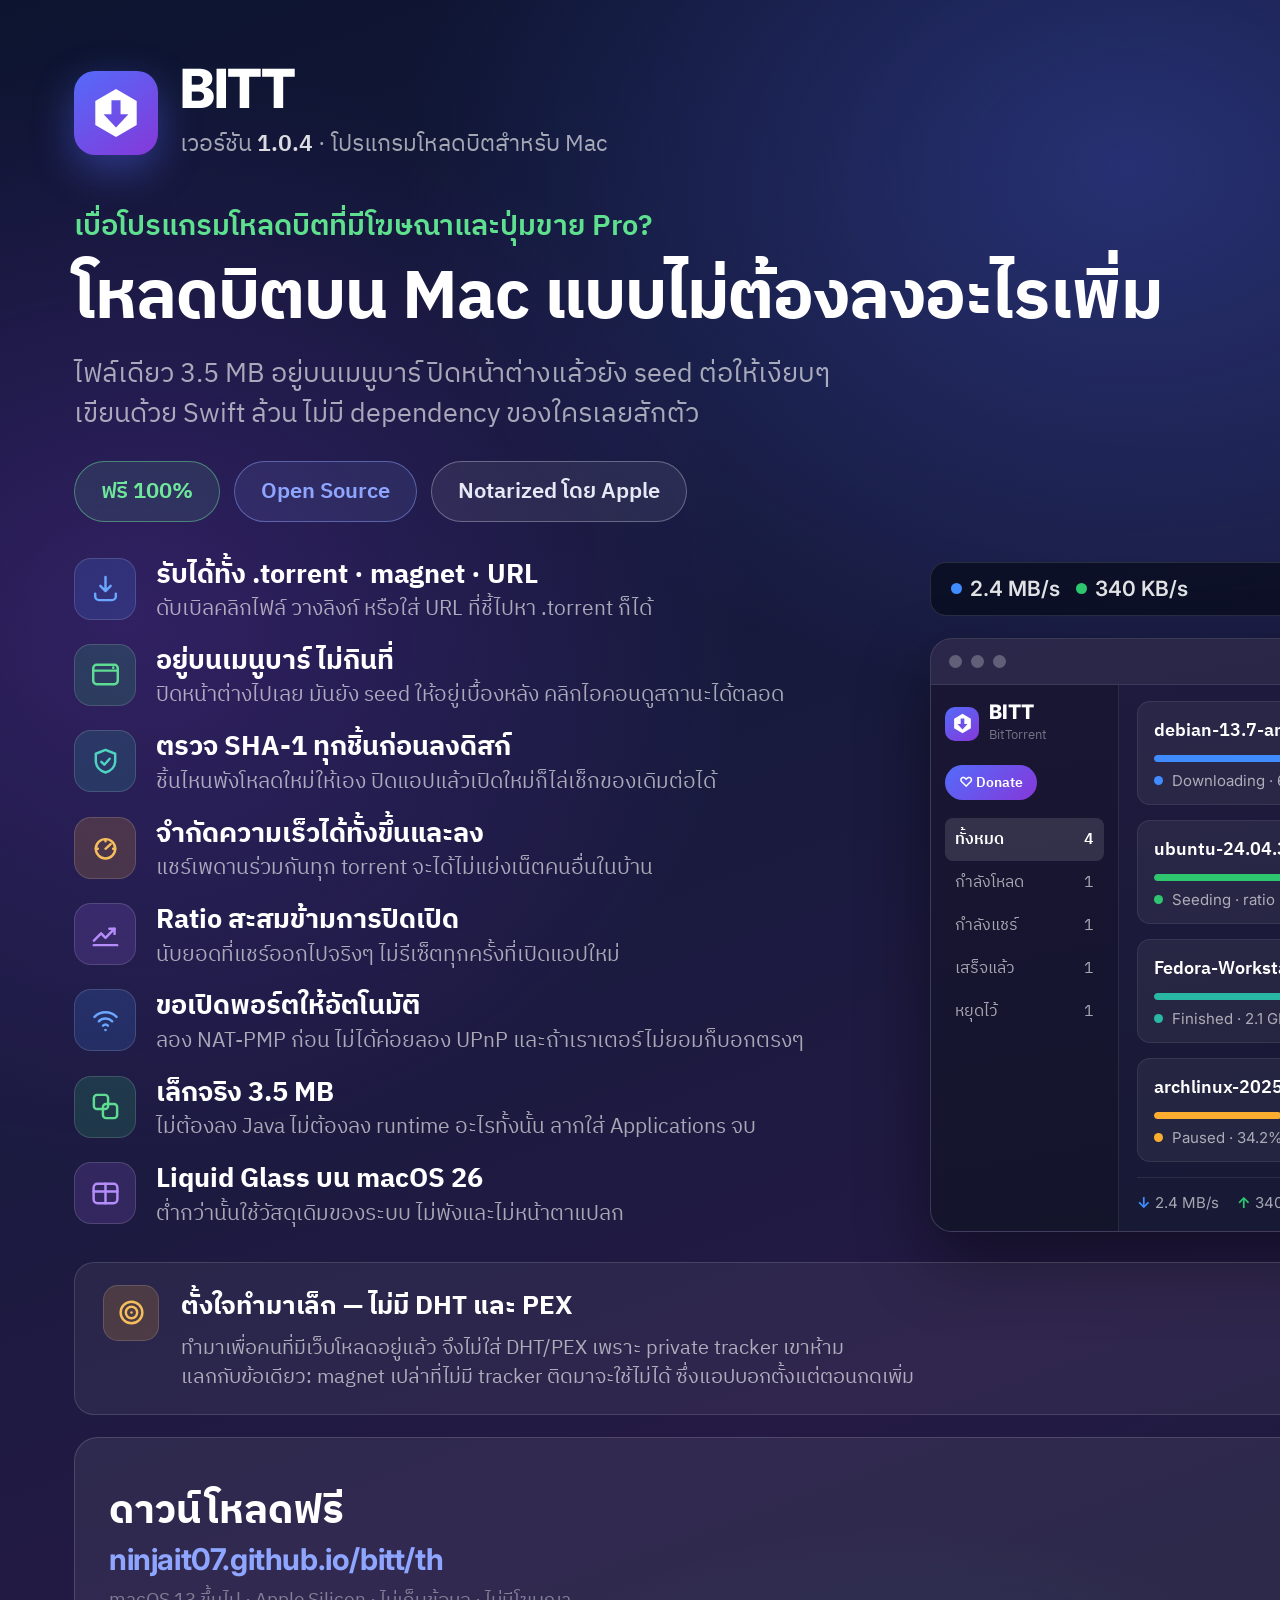
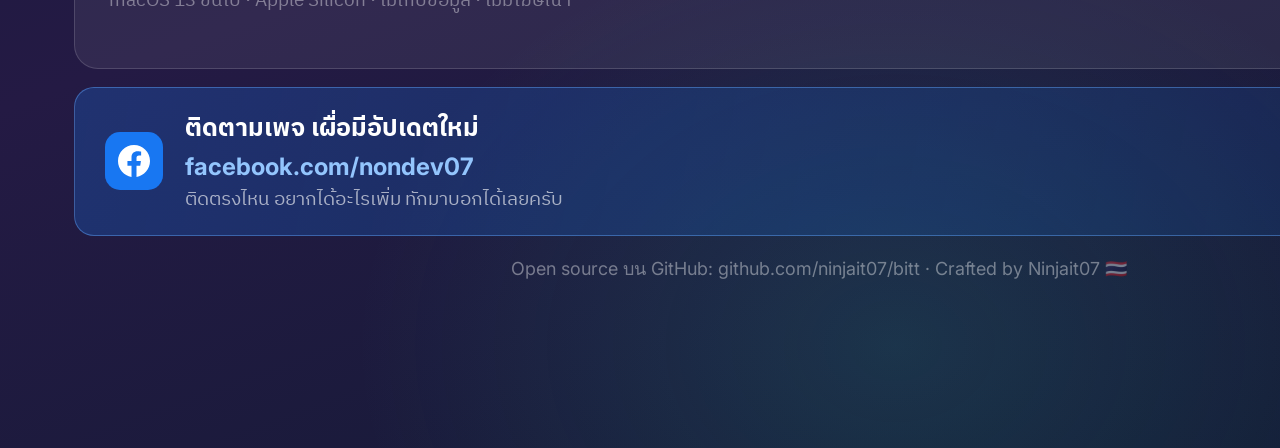
<file: promo/poster-th.html>
<!doctype html>
<html lang="th">
<head>
<meta charset="utf-8">
<link rel="preconnect" href="https://fonts.googleapis.com">
<link rel="preconnect" href="https://fonts.gstatic.com" crossorigin>
<link href="https://fonts.googleapis.com/css2?family=IBM+Plex+Sans+Thai:wght@400;500;600;700&family=Inter:wght@400;500;600;700;800&display=swap" rel="stylesheet">
<style>
  :root{
    --brand-a:#546BFA; --brand-b:#8538D9;
    --down:#408CFF; --seed:#2EC770; --pause:#FAAD2E; --done:#29B8A3; --meta:#A36BFA;
    --ink:#ffffff; --dim:rgba(255,255,255,.62); --dimmer:rgba(255,255,255,.40);
  }
  *{margin:0;padding:0;box-sizing:border-box}
  body{
    width:1638px;height:2048px;overflow:hidden;
    font-family:'IBM Plex Sans Thai','Inter',-apple-system,sans-serif;
    color:var(--ink);
    background:
      radial-gradient(1200px 900px at 88% 8%, rgba(84,107,250,.30), transparent 60%),
      radial-gradient(1000px 900px at 10% 30%, rgba(133,56,217,.26), transparent 62%),
      radial-gradient(900px 700px at 70% 95%, rgba(41,184,163,.16), transparent 60%),
      linear-gradient(160deg,#0d1430 0%,#171a3d 38%,#241a44 68%,#141b36 100%);
    padding:62px 74px 34px;display:flex;flex-direction:column;
  }
  .row{display:flex;align-items:center}

  /* ---- header ---- */
  header{display:flex;align-items:center;gap:22px;margin-bottom:40px}
  .mark{width:84px;height:84px;border-radius:21px;background:linear-gradient(145deg,var(--brand-a),var(--brand-b));
        display:flex;align-items:center;justify-content:center;box-shadow:0 14px 40px rgba(84,107,250,.42)}
  .mark svg{width:52px;height:52px}
  .wordmark{font-family:'Inter',sans-serif;font-size:54px;font-weight:800;letter-spacing:-1.5px;line-height:1}
  .sub{font-size:23px;color:var(--dim);margin-top:9px}
  .sub b{color:rgba(255,255,255,.85);font-weight:600}

  /* ---- hero ---- */
  .eyebrow{font-size:29px;font-weight:600;color:#5ee08f;margin-bottom:10px}
  h1{font-size:68px;font-weight:700;line-height:1.14;letter-spacing:-1px;margin-bottom:16px}
  .lede{font-size:27px;color:var(--dim);line-height:1.5;max-width:1180px}
  .pills{display:flex;gap:14px;margin:26px 0 36px}
  .pill{padding:11px 26px;border-radius:999px;font-size:22px;font-weight:600;border:1.5px solid}
  .p1{color:#6ee79b;border-color:rgba(110,231,155,.45);background:rgba(110,231,155,.10)}
  .p2{color:#8ea6ff;border-color:rgba(142,166,255,.45);background:rgba(142,166,255,.10)}
  .p3{color:#e6e9f5;border-color:rgba(230,233,245,.32);background:rgba(255,255,255,.07)}

  /* ---- body ---- */
  .body{display:flex;gap:44px}
  .features{width:812px;display:flex;flex-direction:column;gap:19px}
  .feat{display:flex;gap:20px;align-items:flex-start}
  .ico{width:62px;height:62px;border-radius:17px;flex:none;display:flex;align-items:center;justify-content:center;
       border:1.5px solid rgba(255,255,255,.14)}
  .ico svg{width:31px;height:31px;fill:none;stroke:currentColor;stroke-width:1.9;stroke-linecap:round;stroke-linejoin:round}
  .feat h3{font-size:27px;font-weight:700;line-height:1.28;margin-bottom:3px}
  .feat p{font-size:21px;color:var(--dim);line-height:1.42}

  /* ---- app mock ---- */
  .mockwrap{flex:1;display:flex;flex-direction:column;gap:22px;padding-top:4px}
  .menubar{background:rgba(10,14,32,.82);border:1px solid rgba(255,255,255,.12);border-radius:16px;
           padding:13px 20px;display:flex;align-items:center;gap:16px;font-size:21px;font-weight:600;
           font-family:'Inter',sans-serif}
  .mb-chip{display:flex;align-items:center;gap:8px;color:rgba(255,255,255,.88)}
  .mb-dot{width:11px;height:11px;border-radius:50%}
  .win{background:linear-gradient(170deg,rgba(32,27,64,.96),rgba(22,25,52,.96));
       border:1px solid rgba(255,255,255,.15);border-radius:22px;overflow:hidden;flex:1;
       box-shadow:0 30px 70px rgba(0,0,0,.45);display:flex;flex-direction:column}
  .titlebar{height:46px;display:flex;align-items:center;padding:0 18px;gap:9px;
            border-bottom:1px solid rgba(255,255,255,.09);background:rgba(255,255,255,.05)}
  .tdot{width:13px;height:13px;border-radius:50%;background:rgba(255,255,255,.26)}
  .winbody{display:flex;flex:1}
  .side{width:188px;border-right:1px solid rgba(255,255,255,.09);padding:17px 14px;background:rgba(0,0,0,.18)}
  .brandrow{display:flex;align-items:center;gap:10px;margin-bottom:5px}
  .brandrow .m{width:34px;height:34px;border-radius:10px;background:linear-gradient(145deg,var(--brand-a),var(--brand-b));
               display:flex;align-items:center;justify-content:center}
  .brandrow .m svg{width:21px;height:21px}
  .bname{font-family:'Inter',sans-serif;font-weight:800;font-size:20px;line-height:1}
  .bsub{font-size:13px;color:var(--dimmer);margin-top:2px}
  .donate{margin:14px 0 18px;display:inline-flex;align-items:center;gap:6px;font-size:14px;font-weight:600;
          padding:6px 14px;border-radius:999px;background:linear-gradient(135deg,var(--brand-a),var(--brand-b));color:#fff}
  .filt{font-size:16px;color:var(--dim);padding:8px 10px;border-radius:8px;display:flex;justify-content:space-between}
  .filt.on{background:rgba(255,255,255,.12);color:#fff;font-weight:600}
  .list{flex:1;padding:16px 18px;display:flex;flex-direction:column;gap:15px}
  .item{background:rgba(255,255,255,.055);border:1px solid rgba(255,255,255,.08);border-radius:13px;padding:14px 16px}
  .iname{font-size:18px;font-weight:600;margin-bottom:9px;display:flex;align-items:center;gap:9px}
  .bar{height:7px;border-radius:4px;background:rgba(255,255,255,.12);overflow:hidden;margin-bottom:9px}
  .bar i{display:block;height:100%;border-radius:4px}
  .statusbar{margin-top:auto;padding-top:13px;border-top:1px solid rgba(255,255,255,.09);
             display:flex;gap:18px;align-items:center;font-size:15px;color:var(--dim);
             font-family:'Inter',sans-serif}
  .meta{font-size:15px;color:var(--dim);display:flex;gap:9px;align-items:center;font-family:'Inter',sans-serif}
  .sdot{width:9px;height:9px;border-radius:50%;flex:none}

  /* ---- scope note ---- */
  .note{margin:30px 0 0;background:rgba(255,255,255,.055);border:1px solid rgba(255,255,255,.13);
        border-radius:20px;padding:22px 28px;display:flex;gap:22px;align-items:flex-start}
  .note .ico{width:56px;height:56px;border-radius:15px}
  .note h3{font-size:26px;font-weight:700;margin-bottom:6px}
  .note p{font-size:20px;color:var(--dim);line-height:1.45}

  /* ---- cta ---- */
  .cta{margin-top:22px;background:rgba(255,255,255,.065);border:1px solid rgba(255,255,255,.15);
       border-radius:24px;padding:26px 34px;display:flex;align-items:center;gap:30px}
  .cta h2{font-size:40px;font-weight:700;line-height:1.1;margin-bottom:8px}
  .url{font-family:'Inter',sans-serif;font-size:30px;font-weight:700;color:#8ea6ff;letter-spacing:-.4px}
  .req{font-size:19px;color:var(--dimmer);margin-top:8px}
  .qr{width:142px;height:142px;border-radius:15px;background:#fff;padding:9px;flex:none}
  .qr img{width:100%;height:100%;display:block}
  .qrlabel{font-size:17px;color:var(--dim);text-align:center;margin-top:8px}

  .fb{margin-top:18px;background:linear-gradient(100deg,rgba(24,119,242,.26),rgba(24,119,242,.10));
      border:1px solid rgba(96,165,250,.45);border-radius:20px;padding:20px 30px;display:flex;align-items:center;gap:22px}
  .fbico{width:58px;height:58px;border-radius:15px;background:#1877F2;display:flex;align-items:center;justify-content:center;flex:none}
  .fbico svg{width:32px;height:32px;fill:#fff}
  .fb h3{font-size:25px;font-weight:700;margin-bottom:3px}
  .fb .handle{font-family:'Inter',sans-serif;font-size:24px;font-weight:700;color:#93c5fd}
  .fb p{font-size:19px;color:var(--dim);margin-top:3px}
  .fbqr{width:96px;height:96px;background:#fff;border-radius:14px;padding:7px;margin-left:auto;flex:none}
  .fbqr img{width:100%;height:100%;display:block}

  footer{margin-top:18px;text-align:center;font-size:18px;color:var(--dimmer);font-family:'Inter',sans-serif}
</style>
</head>
<body>

<header>
  <div class="mark">
    <svg viewBox="0 0 100 100"><path fill="#fff" fill-rule="evenodd"
      d="M50 4 L10.2 27 L10.2 73 L50 96 L89.8 73 L89.8 27 Z
         M41.26 25.6 L58.74 25.6 L58.74 52.53 L73.92 52.53 L50 78.06 L26.08 52.53 L41.26 52.53 Z"/></svg>
  </div>
  <div>
    <div class="wordmark">BITT</div>
    <div class="sub">เวอร์ชัน <b>1.0.4</b> · โปรแกรมโหลดบิตสำหรับ Mac</div>
  </div>
</header>

<div class="eyebrow">เบื่อโปรแกรมโหลดบิตที่มีโฆษณาและปุ่มขาย Pro?</div>
<h1>โหลดบิตบน Mac แบบไม่ต้องลงอะไรเพิ่ม</h1>
<div class="lede">ไฟล์เดียว 3.5 MB อยู่บนเมนูบาร์ ปิดหน้าต่างแล้วยัง seed ต่อให้เงียบๆ<br>เขียนด้วย Swift ล้วน ไม่มี dependency ของใครเลยสักตัว</div>

<div class="pills">
  <div class="pill p1">ฟรี 100%</div>
  <div class="pill p2">Open Source</div>
  <div class="pill p3">Notarized โดย Apple</div>
</div>

<div class="body">
  <div class="features">
    <div class="feat">
      <div class="ico" style="background:rgba(64,140,255,.17);color:#6ba6ff"><svg viewBox="0 0 24 24"><path d="M12 3v11m0 0l-4-4m4 4l4-4"/><path d="M4 16v2a3 3 0 0 0 3 3h10a3 3 0 0 0 3-3v-2"/></svg></div>
      <div><h3>รับได้ทั้ง .torrent · magnet · URL</h3>
      <p>ดับเบิลคลิกไฟล์ วางลิงก์ หรือใส่ URL ที่ชี้ไปหา .torrent ก็ได้</p></div>
    </div>
    <div class="feat">
      <div class="ico" style="background:rgba(46,199,112,.17);color:#5fdc93"><svg viewBox="0 0 24 24"><rect x="2.5" y="4.5" width="19" height="15" rx="2.6"/><path d="M2.5 9h19"/><circle cx="18" cy="6.7" r="1" fill="currentColor" stroke="none"/></svg></div>
      <div><h3>อยู่บนเมนูบาร์ ไม่กินที่</h3>
      <p>ปิดหน้าต่างไปเลย มันยัง seed ให้อยู่เบื้องหลัง คลิกไอคอนดูสถานะได้ตลอด</p></div>
    </div>
    <div class="feat">
      <div class="ico" style="background:rgba(41,184,163,.17);color:#4fd4c2"><svg viewBox="0 0 24 24"><path d="M12 3l7.5 3v5.6c0 4.3-3.1 7.6-7.5 8.9-4.4-1.3-7.5-4.6-7.5-8.9V6L12 3z"/><path d="M8.8 12.2l2.3 2.3 4.1-4.6"/></svg></div>
      <div><h3>ตรวจ SHA-1 ทุกชิ้นก่อนลงดิสก์</h3>
      <p>ชิ้นไหนพังโหลดใหม่ให้เอง ปิดแอปแล้วเปิดใหม่ก็ไล่เช็กของเดิมต่อได้</p></div>
    </div>
    <div class="feat">
      <div class="ico" style="background:rgba(250,173,46,.17);color:#f5bd5c"><svg viewBox="0 0 24 24"><circle cx="12" cy="13" r="7.5"/><path d="M12 13l4-3.6"/><path d="M4.5 13h1.6M17.9 13h1.6M12 5.5v1.6"/></svg></div>
      <div><h3>จำกัดความเร็วได้ทั้งขึ้นและลง</h3>
      <p>แชร์เพดานร่วมกันทุก torrent จะได้ไม่แย่งเน็ตคนอื่นในบ้าน</p></div>
    </div>
    <div class="feat">
      <div class="ico" style="background:rgba(163,107,250,.17);color:#b48dfb"><svg viewBox="0 0 24 24"><path d="M3 17.5l5.6-5.6 3.4 3.4 7-7"/><path d="M15 8.3h4v4"/><path d="M3 21h18"/></svg></div>
      <div><h3>Ratio สะสมข้ามการปิดเปิด</h3>
      <p>นับยอดที่แชร์ออกไปจริงๆ ไม่รีเซ็ตทุกครั้งที่เปิดแอปใหม่</p></div>
    </div>
    <div class="feat">
      <div class="ico" style="background:rgba(64,140,255,.17);color:#6ba6ff"><svg viewBox="0 0 24 24"><path d="M3.5 9.2a12 12 0 0 1 17 0"/><path d="M6.8 12.6a7.4 7.4 0 0 1 10.4 0"/><path d="M10.1 16a2.8 2.8 0 0 1 3.8 0"/><circle cx="12" cy="19.4" r="1" fill="currentColor" stroke="none"/></svg></div>
      <div><h3>ขอเปิดพอร์ตให้อัตโนมัติ</h3>
      <p>ลอง NAT-PMP ก่อน ไม่ได้ค่อยลอง UPnP และถ้าเราเตอร์ไม่ยอมก็บอกตรงๆ</p></div>
    </div>
    <div class="feat">
      <div class="ico" style="background:rgba(46,199,112,.17);color:#5fdc93"><svg viewBox="0 0 24 24"><rect x="3" y="3" width="11" height="11" rx="2.4"/><rect x="10" y="10" width="11" height="11" rx="2.4"/></svg></div>
      <div><h3>เล็กจริง 3.5 MB</h3>
      <p>ไม่ต้องลง Java ไม่ต้องลง runtime อะไรทั้งนั้น ลากใส่ Applications จบ</p></div>
    </div>
    <div class="feat">
      <div class="ico" style="background:rgba(163,107,250,.17);color:#b48dfb"><svg viewBox="0 0 24 24"><rect x="2.8" y="4.5" width="18.4" height="15" rx="3"/><path d="M12 4.5v15"/><path d="M2.8 10.4h18.4"/></svg></div>
      <div><h3>Liquid Glass บน macOS 26</h3>
      <p>ต่ำกว่านั้นใช้วัสดุเดิมของระบบ ไม่พังและไม่หน้าตาแปลก</p></div>
    </div>
  </div>

  <div class="mockwrap">
    <div class="menubar">
      <div class="mb-chip"><span class="mb-dot" style="background:var(--down)"></span>2.4 MB/s</div>
      <div class="mb-chip"><span class="mb-dot" style="background:var(--seed)"></span>340 KB/s</div>
      <div style="margin-left:auto;width:26px;height:26px;border-radius:8px;background:linear-gradient(145deg,var(--brand-a),var(--brand-b));display:flex;align-items:center;justify-content:center">
        <svg viewBox="0 0 100 100" style="width:17px;height:17px"><path fill="#fff" fill-rule="evenodd"
        d="M50 4 L10.2 27 L10.2 73 L50 96 L89.8 73 L89.8 27 Z
           M41.26 25.6 L58.74 25.6 L58.74 52.53 L73.92 52.53 L50 78.06 L26.08 52.53 L41.26 52.53 Z"/></svg>
      </div>
    </div>

    <div class="win">
      <div class="titlebar"><div class="tdot"></div><div class="tdot"></div><div class="tdot"></div></div>
      <div class="winbody">
        <div class="side">
          <div class="brandrow">
            <div class="m"><svg viewBox="0 0 100 100"><path fill="#fff" fill-rule="evenodd"
              d="M50 4 L10.2 27 L10.2 73 L50 96 L89.8 73 L89.8 27 Z
                 M41.26 25.6 L58.74 25.6 L58.74 52.53 L73.92 52.53 L50 78.06 L26.08 52.53 L41.26 52.53 Z"/></svg></div>
            <div><div class="bname">BITT</div><div class="bsub">BitTorrent</div></div>
          </div>
          <div class="donate">♡ Donate</div>
          <div class="filt on">ทั้งหมด <span>4</span></div>
          <div class="filt">กำลังโหลด <span>1</span></div>
          <div class="filt">กำลังแชร์ <span>1</span></div>
          <div class="filt">เสร็จแล้ว <span>1</span></div>
          <div class="filt">หยุดไว้ <span>1</span></div>
        </div>
        <div class="list">
          <div class="item">
            <div class="iname">debian-13.7-amd64-netinst.iso</div>
            <div class="bar"><i style="width:68%;background:var(--down)"></i></div>
            <div class="meta"><span class="sdot" style="background:var(--down)"></span>Downloading · 68.4% · 2.4 MB/s · 18 peers</div>
          </div>
          <div class="item">
            <div class="iname">ubuntu-24.04.3-desktop-amd64.iso</div>
            <div class="bar"><i style="width:100%;background:var(--seed)"></i></div>
            <div class="meta"><span class="sdot" style="background:var(--seed)"></span>Seeding · ratio 2.41 · 340 KB/s</div>
          </div>
          <div class="item">
            <div class="iname">Fedora-Workstation-41-x86_64.iso</div>
            <div class="bar"><i style="width:100%;background:var(--done)"></i></div>
            <div class="meta"><span class="sdot" style="background:var(--done)"></span>Finished · 2.1 GB</div>
          </div>
          <div class="item">
            <div class="iname">archlinux-2025.10.01-x86_64.iso</div>
            <div class="bar"><i style="width:34%;background:var(--pause)"></i></div>
            <div class="meta"><span class="sdot" style="background:var(--pause)"></span>Paused · 34.2% · 1.2 GB of 3.5 GB</div>
          </div>
          <div class="statusbar">
            <span><b style="color:var(--down)">↓</b> 2.4 MB/s</span>
            <span><b style="color:var(--seed)">↑</b> 340 KB/s</span>
            <span style="margin-left:auto">พอร์ต 51413</span>
          </div>
        </div>
      </div>
    </div>
  </div>
</div>

<div class="note">
  <div class="ico" style="background:rgba(250,173,46,.16);color:#f5bd5c"><svg viewBox="0 0 24 24"><circle cx="12" cy="12" r="8.4"/><circle cx="12" cy="12" r="4.4"/><circle cx="12" cy="12" r="1" fill="currentColor" stroke="none"/></svg></div>
  <div>
    <h3>ตั้งใจทำมาเล็ก — ไม่มี DHT และ PEX</h3>
    <p>ทำมาเพื่อคนที่มีเว็บโหลดอยู่แล้ว จึงไม่ใส่ DHT/PEX เพราะ private tracker เขาห้าม<br>แลกกับข้อเดียว: magnet เปล่าที่ไม่มี tracker ติดมาจะใช้ไม่ได้ ซึ่งแอปบอกตั้งแต่ตอนกดเพิ่ม</p>
  </div>
</div>

<div class="cta">
  <div style="flex:1">
    <h2>ดาวน์โหลดฟรี</h2>
    <div class="url">ninjait07.github.io/bitt/th</div>
    <div class="req">macOS 13 ขึ้นไป · Apple Silicon · ไม่เก็บข้อมูล · ไม่มีโฆษณา</div>
  </div>
  <div>
    <div class="qr"><img src="qr-site.png" alt=""></div>
    <div class="qrlabel">สแกนเลย</div>
  </div>
</div>

<div class="fb">
  <div class="fbico"><svg viewBox="0 0 24 24"><path d="M24 12.07C24 5.4 18.63 0 12 0S0 5.4 0 12.07C0 18.1 4.39 23.1 10.13 24v-8.44H7.08v-3.49h3.05V9.41c0-3.02 1.79-4.69 4.53-4.69 1.31 0 2.68.24 2.68.24v2.97h-1.51c-1.49 0-1.95.93-1.95 1.88v2.26h3.32l-.53 3.49h-2.79V24C19.61 23.1 24 18.1 24 12.07z"/></svg></div>
  <div>
    <h3>ติดตามเพจ เผื่อมีอัปเดตใหม่</h3>
    <div class="handle">facebook.com/nondev07</div>
    <p>ติดตรงไหน อยากได้อะไรเพิ่ม ทักมาบอกได้เลยครับ</p>
  </div>
  <div class="fbqr"><img src="qr-fb.png" alt=""></div>
</div>

<footer>Open source บน GitHub: github.com/ninjait07/bitt · Crafted by Ninjait07 🇹🇭</footer>

</body>
</html>
</file>
<file: docs/style.css>
:root{
    --brand-a:#546BFA; --brand-b:#8538D9;
    --down:#408CFF; --seed:#2EC770; --pause:#FAAD2E; --done:#29B8A3; --meta:#A36BFA;
    --ink:#fff; --dim:rgba(255,255,255,.64); --dimmer:rgba(255,255,255,.42);
    --card:rgba(255,255,255,.055); --line:rgba(255,255,255,.13);
  }
  *{margin:0;padding:0;box-sizing:border-box}
  html{scroll-behavior:smooth}
  body{
    font-family:'IBM Plex Sans Thai','Inter',-apple-system,BlinkMacSystemFont,sans-serif;
    color:var(--ink);line-height:1.6;min-height:100vh;
    background:
      radial-gradient(1100px 800px at 85% 0%, rgba(84,107,250,.26), transparent 60%),
      radial-gradient(900px 800px at 5% 25%, rgba(133,56,217,.22), transparent 62%),
      radial-gradient(900px 700px at 70% 100%, rgba(41,184,163,.14), transparent 60%),
      linear-gradient(165deg,#0d1430 0%,#171a3d 40%,#241a44 70%,#141b36 100%);
    background-attachment:fixed;
  }
  .wrap{max-width:1060px;margin:0 auto;padding:0 24px}
  a{color:#8ea6ff}

  header{padding:46px 0 10px}
  .brand{display:flex;align-items:center;gap:16px}
  .mark{width:62px;height:62px;border-radius:17px;flex:none;
        background:linear-gradient(145deg,var(--brand-a),var(--brand-b));
        display:flex;align-items:center;justify-content:center;box-shadow:0 10px 30px rgba(84,107,250,.4)}
  .mark svg{width:38px;height:38px}
  .wordmark{font-family:'Inter',sans-serif;font-size:36px;font-weight:800;letter-spacing:-1px;line-height:1}
  .brand .sub{font-size:15px;color:var(--dim);margin-top:3px}

  .hero{padding:48px 0 10px}
  .eyebrow{color:#5ee08f;font-weight:600;font-size:19px;margin-bottom:8px}
  h1{font-size:clamp(34px,5.6vw,58px);font-weight:700;line-height:1.18;letter-spacing:-.5px;margin-bottom:16px}
  .lede{font-size:clamp(17px,2.3vw,21px);color:var(--dim);max-width:720px}
  .pills{display:flex;flex-wrap:wrap;gap:10px;margin:24px 0 30px}
  .pill{padding:8px 18px;border-radius:999px;font-size:15px;font-weight:600;border:1.5px solid}
  .p1{color:#6ee79b;border-color:rgba(110,231,155,.45);background:rgba(110,231,155,.1)}
  .p2{color:#8ea6ff;border-color:rgba(142,166,255,.45);background:rgba(142,166,255,.1)}
  .p3{color:#e6e9f5;border-color:rgba(230,233,245,.3);background:rgba(255,255,255,.07)}

  .actions{display:flex;flex-wrap:wrap;gap:14px;align-items:center}
  .btn{display:inline-flex;align-items:center;gap:10px;padding:15px 30px;border-radius:14px;
       font-size:18px;font-weight:700;text-decoration:none;transition:transform .15s,box-shadow .15s}
  .btn-main{background:linear-gradient(135deg,var(--brand-a),var(--brand-b));color:#fff;
            box-shadow:0 12px 32px rgba(84,107,250,.35)}
  .btn-main:hover{transform:translateY(-2px);box-shadow:0 16px 40px rgba(84,107,250,.5)}
  .btn-ghost{border:1.5px solid var(--line);color:var(--ink);background:rgba(255,255,255,.05)}
  .btn-ghost:hover{background:rgba(255,255,255,.1)}
  .req{font-size:15px;color:var(--dimmer);margin-top:14px}

  section{padding:56px 0}
  h2{font-size:clamp(26px,3.6vw,36px);font-weight:700;margin-bottom:10px;letter-spacing:-.3px}
  .sectionlede{color:var(--dim);font-size:17px;margin-bottom:30px;max-width:720px}

  .grid{display:grid;grid-template-columns:repeat(auto-fit,minmax(300px,1fr));gap:18px}
  .feat{background:var(--card);border:1px solid var(--line);border-radius:17px;padding:22px 24px;
        display:flex;gap:16px;align-items:flex-start}
  .ico{width:50px;height:50px;border-radius:14px;flex:none;display:flex;align-items:center;justify-content:center;
       border:1.5px solid rgba(255,255,255,.14)}
  .ico svg{width:25px;height:25px;fill:none;stroke:currentColor;stroke-width:1.9;stroke-linecap:round;stroke-linejoin:round}
  .feat h3{font-size:19px;font-weight:700;line-height:1.35;margin-bottom:3px}
  .feat p{font-size:15.5px;color:var(--dim);line-height:1.5}

  .note{background:rgba(250,173,46,.08);border:1px solid rgba(250,173,46,.3);border-radius:20px;padding:28px 30px}
  .note h3{font-size:22px;font-weight:700;margin-bottom:10px;display:flex;align-items:center;gap:12px}
  .note p{color:var(--dim);font-size:16.5px;margin-bottom:10px}
  .note ol{color:var(--dim);font-size:16px;padding-right:22px;margin:12px 22px 0 0}
  .note li{margin-bottom:7px}
  .note b{color:rgba(255,255,255,.9)}

  .shot{border-radius:20px;overflow:hidden;border:1px solid var(--line);box-shadow:0 30px 70px rgba(0,0,0,.45);display:block;width:100%}

  .cards{display:grid;grid-template-columns:repeat(auto-fit,minmax(270px,1fr));gap:18px}
  .card{background:var(--card);border:1px solid var(--line);border-radius:18px;padding:26px;text-decoration:none;color:inherit;
        display:block;transition:transform .15s,background .15s}
  .card:hover{transform:translateY(-3px);background:rgba(255,255,255,.1)}
  .card h3{font-size:19px;font-weight:700;margin-bottom:6px}
  .card p{font-size:15.5px;color:var(--dim)}
  .card .handle{font-family:'Inter',sans-serif;font-weight:700;color:#93c5fd;font-size:16px;margin-top:8px;display:block}
  .cardico{width:46px;height:46px;border-radius:13px;display:flex;align-items:center;justify-content:center;margin-bottom:14px}
  .cardico svg{width:26px;height:26px;fill:#fff}

  footer{border-top:1px solid var(--line);padding:30px 0 50px;text-align:center;color:var(--dimmer);font-size:15px}
  footer a{color:var(--dim)}
  @media(max-width:600px){ .feat{padding:18px} section{padding:40px 0} }
</file>
